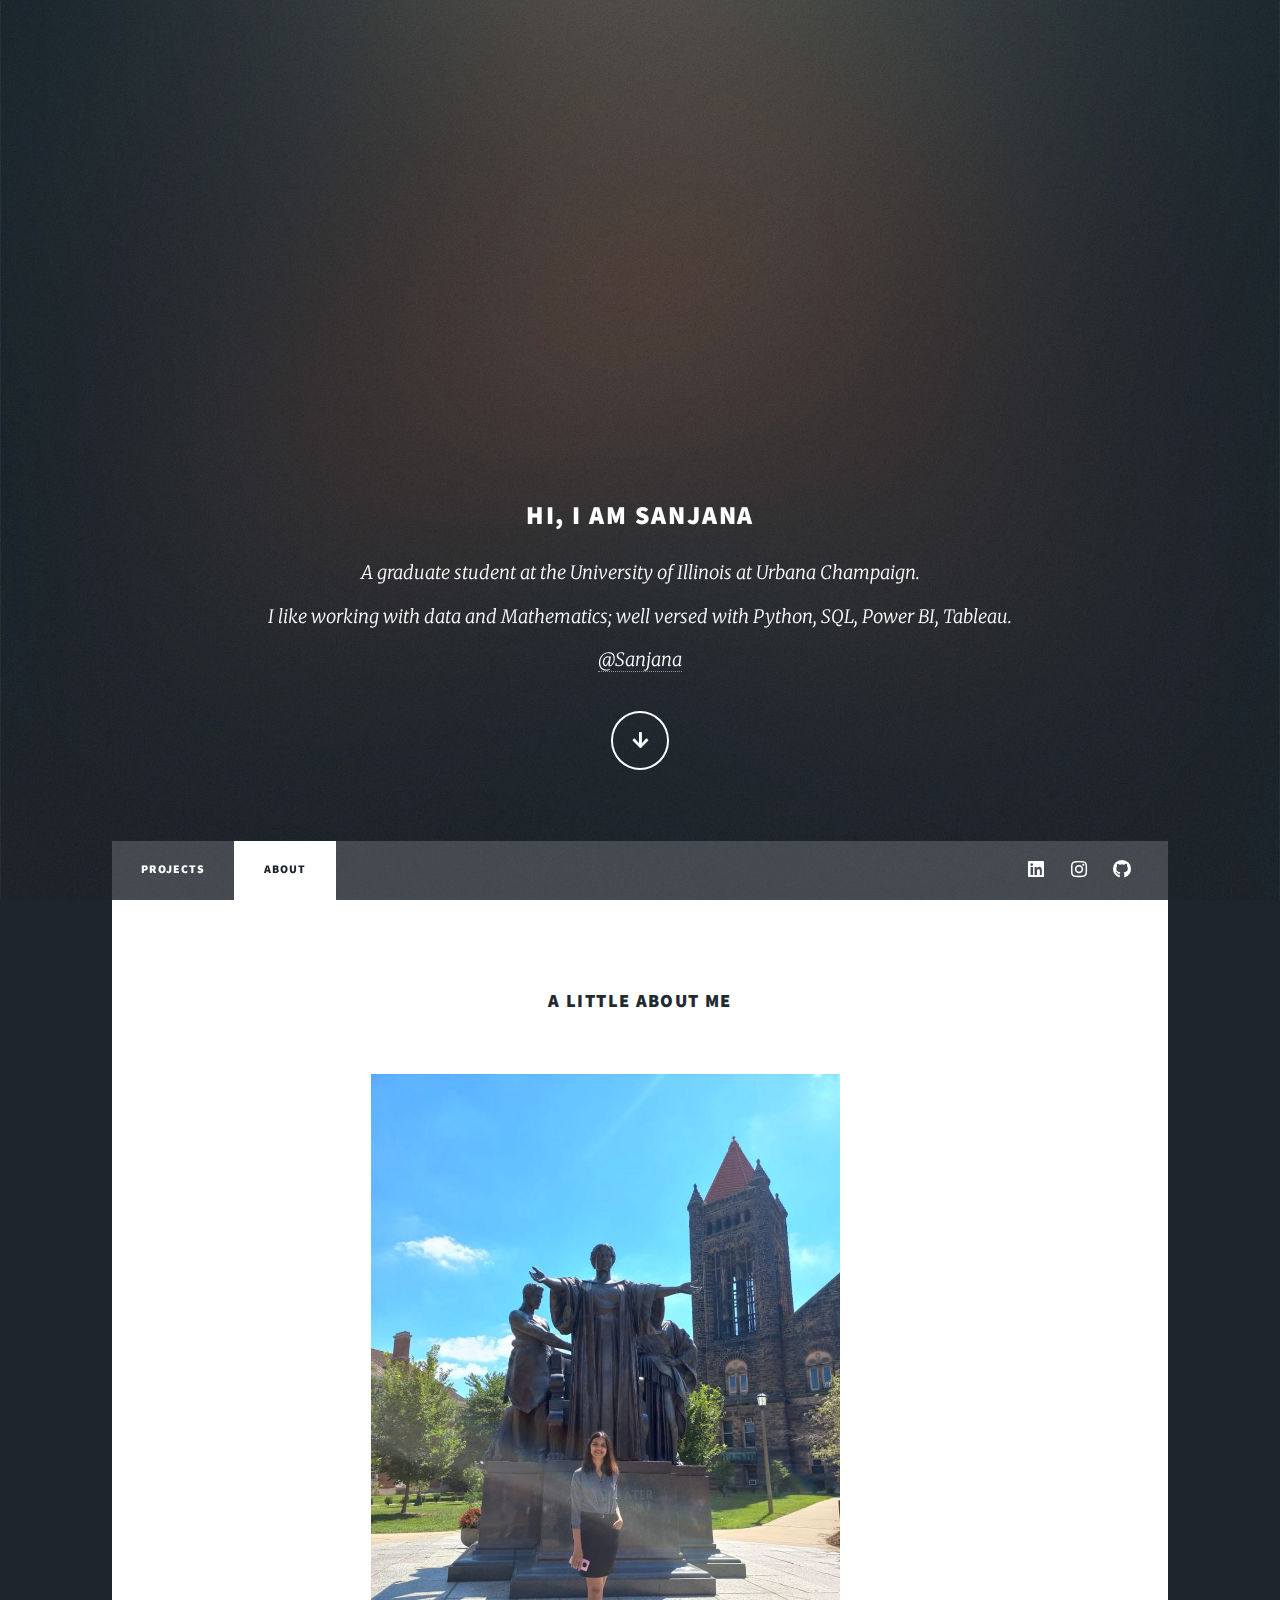
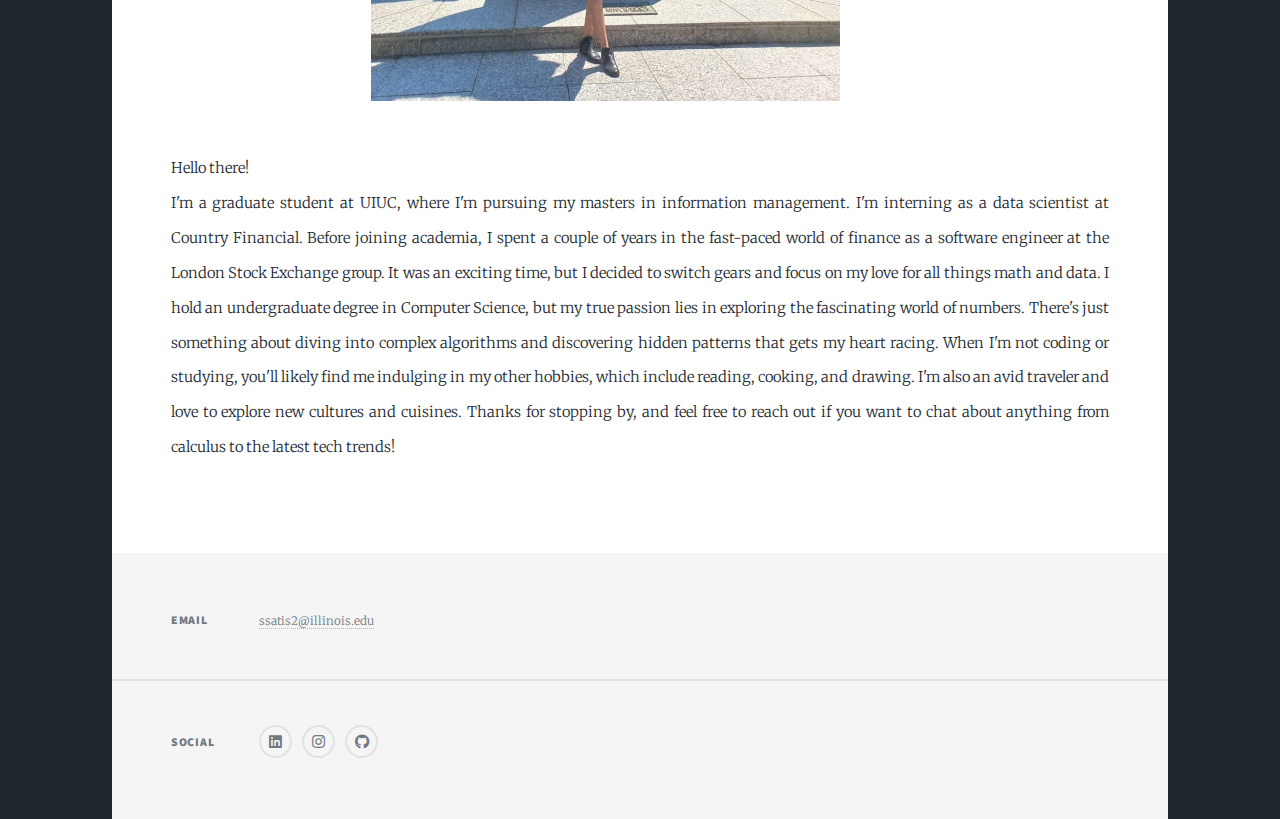
<file: generic.html>
<!DOCTYPE HTML>
<html>
	<head>
		<title>About me</title>
		<meta charset="utf-8" />
		<meta name="viewport" content="width=device-width, initial-scale=1, user-scalable=no" />
		<link rel="stylesheet" href="assets/css/main.css" />
		<noscript><link rel="stylesheet" href="assets/css/noscript.css" /></noscript>
	</head>
	<body class="is-preload">

		<!-- Wrapper -->
			<div id="wrapper">
				<div id="wrapper" class="fade-in">

					<!-- Intro -->
						<div id="intro">
							<h2>Hi, I am Sanjana</h2>
							<p>A graduate student at the University of Illinois at Urbana Champaign. <br /> I like working with data and Mathematics; well versed with Python, SQL, Power BI, Tableau.<br />
								<a href="https://www.linkedin.com/in/sanjana--pai/">@Sanjana</a><br />
							</p>
							<ul class="actions">
								<li><a href="#header" class="button icon solid solo fa-arrow-down scrolly">Continue</a></li>
							</ul>
						</div>
	

				<!-- Header
					<header id="header">
						<a href="index.html" class="logo">Massively</a>
					</header> -->

				<!-- Nav -->
					<nav id="nav">
						<ul class="links">
							<li><a href="index.html">Projects</a></li>
							<li class="active"><a href="generic.html">About</a></li>
							<!--<li><a href="elements.html">Elements Reference</a></li>-->
						</ul>
						<ul class="icons">
							<!--<li><a href="#" class="icon brands fa-twitter"><span class="label">Twitter</span></a></li>-->
							<li><a href="https://www.linkedin.com/in/sanjana--pai/" class="icon brands fa-linkedin"><span class="label">LinkedIn</span></a></li>
							<li><a href="https://www.instagram.com/sanjna_pai/" class="icon brands fa-instagram"><span class="label">Instagram</span></a></li>
							<li><a href="https://github.com/ssanjanapai" class="icon brands fa-github"><span class="label">GitHub</span></a></li>
						</ul>
					</nav>

				<!-- Main -->
					<div id="main">

						<!-- Post -->
							<section class="post">
								<header class="major">
									<h3>A little about me</h3>
								</header>
								<div class="image main"><img src="images/About.jpeg" alt="" /></div>
								<p>
									Hello there! <br/>

I'm a graduate student at UIUC, where I'm pursuing my masters in information management. I'm interning as a data scientist at Country Financial.

Before joining academia, I spent a couple of years in the fast-paced world of finance as a software engineer at the London Stock Exchange group. It was an exciting time, but I decided to switch gears and focus on my love for all things math and data.

I hold an undergraduate degree in Computer Science, but my true passion lies in exploring the fascinating world of numbers. There's just something about diving into complex algorithms and discovering hidden patterns that gets my heart racing.

When I'm not coding or studying, you'll likely find me indulging in my other hobbies, which include reading, cooking, and drawing. I'm also an avid traveler and love to explore new cultures and cuisines.

Thanks for stopping by, and feel free to reach out if you want to chat about anything from calculus to the latest tech trends!
								</p>
							</section>

					</div>

				<!-- Footer -->
					<footer id="footer">
						<section class="split contact">
							<section class="alt">
								<h3>Email</h3>
								<p><a>ssatis2@illinois.edu</a></p>
							</section>
							<section>
								<h3>Social</h3>
								<ul class="icons alt">
									<li><a href="https://www.linkedin.com/in/sanjana--pai/" class="icon brands fa-linkedin"><span class="label">LinkedIn</span></a></li>
									<li><a href="https://www.instagram.com/sanjna_pai/" class="icon brands alt fa-instagram"><span class="label">Instagram</span></a></li>
									<li><a href="https://github.com/ssanjanapai" class="icon brands alt fa-github"><span class="label">GitHub</span></a></li>
								</ul>
							</section>
						</section>
					</footer>

				<!-- Copyright 
					<div id="copyright">
						<ul><li>&copy; Untitled</li><li>Design: <a href="https://html5up.net">HTML5 UP</a></li></ul>
					</div> -->

			</div>

		<!-- Scripts -->
			<script src="assets/js/jquery.min.js"></script>
			<script src="assets/js/jquery.scrollex.min.js"></script>
			<script src="assets/js/jquery.scrolly.min.js"></script>
			<script src="assets/js/browser.min.js"></script>
			<script src="assets/js/breakpoints.min.js"></script>
			<script src="assets/js/util.js"></script>
			<script src="assets/js/main.js"></script>

	</body>
</html>
</file>
<file: assets/css/main.css>
@import url(fontawesome-all.min.css);
@import url("https://fonts.googleapis.com/css?family=Merriweather:300,700,300italic,700italic|Source+Sans+Pro:900");

/*
	Massively by HTML5 UP
	html5up.net | @ajlkn
	Free for personal and commercial use under the CCA 3.0 license (html5up.net/license)
*/

html, body, div, span, applet, object,
iframe, h1, h2, h3, h4, h5, h6, p, blockquote,
pre, a, abbr, acronym, address, big, cite,
code, del, dfn, em, img, ins, kbd, q, s, samp,
small, strike, strong, sub, sup, tt, var, b,
u, i, center, dl, dt, dd, ol, ul, li, fieldset,
form, label, legend, table, caption, tbody,
tfoot, thead, tr, th, td, article, aside,
canvas, details, embed, figure, figcaption,
footer, header, hgroup, menu, nav, output, ruby,
section, summary, time, mark, audio, video {
	margin: 0;
	padding: 0;
	border: 0;
	font-size: 100%;
	font: inherit;
	vertical-align: baseline;}

article, aside, details, figcaption, figure,
footer, header, hgroup, menu, nav, section {
	display: block;}

body {
	line-height: 1;
}

ol, ul {
	list-style: none;
}

blockquote, q {
	quotes: none;
}

	blockquote:before, blockquote:after, q:before, q:after {
		content: '';
		content: none;
	}

table {
	border-collapse: collapse;
	border-spacing: 0;
}

body {
	-webkit-text-size-adjust: none;
}

mark {
	background-color: transparent;
	color: inherit;
}

input::-moz-focus-inner {
	border: 0;
	padding: 0;
}

input, select, textarea {
	-moz-appearance: none;
	-webkit-appearance: none;
	-ms-appearance: none;
	appearance: none;
}

/* Basic */

	@-ms-viewport {
		width: device-width;
	}

	body {
		-ms-overflow-style: scrollbar;
	}

	@media screen and (max-width: 480px) {

		html, body {
			min-width: 320px;
		}

	}

	html {
		box-sizing: border-box;
	}

	*, *:before, *:after {
		box-sizing: inherit;
	}

	body {
		background-color: #1e252d;
	}

		body.is-preload *, body.is-preload *:before, body.is-preload *:after {
			-moz-animation: none !important;
			-webkit-animation: none !important;
			-ms-animation: none !important;
			animation: none !important;
			-moz-transition: none !important;
			-webkit-transition: none !important;
			-ms-transition: none !important;
			transition: none !important;
		}

/* Type */

	html {
		font-size: 16pt;
	}

		@media screen and (max-width: 1680px) {

			html {
				font-size: 12pt;
			}

		}

		@media screen and (max-width: 1280px) {

			html {
				font-size: 11pt;
			}

		}

		@media screen and (max-width: 360px) {

			html {
				font-size: 10pt;
			}

		}

	body {
		color: #212931;
	}

	body, input, select, textarea {
		font-family: "Merriweather", Georgia, serif;
		font-weight: 300;
		font-size: 1rem;
		line-height: 2.375;
	}

	a {
		-moz-transition: color 0.2s ease-in-out, background-color 0.2s ease-in-out, border-color 0.2s ease-in-out, box-shadow 0.2s ease-in-out;
		-webkit-transition: color 0.2s ease-in-out, background-color 0.2s ease-in-out, border-color 0.2s ease-in-out, box-shadow 0.2s ease-in-out;
		-ms-transition: color 0.2s ease-in-out, background-color 0.2s ease-in-out, border-color 0.2s ease-in-out, box-shadow 0.2s ease-in-out;
		transition: color 0.2s ease-in-out, background-color 0.2s ease-in-out, border-color 0.2s ease-in-out, box-shadow 0.2s ease-in-out;
		border-bottom: dotted 1px;
		text-decoration: none;
	}

		a:hover {
			border-bottom-color: transparent;
		}

	strong, b {
		font-weight: 600;
	}

	em, i {
		font-style: italic;
	}

	p {
		text-align: justify;
		margin: 0 0 2rem 0;
	}

	h1, h2, h3, h4, h5, h6 {
		font-family: "Source Sans Pro", Helvetica, sans-serif;
		font-weight: 900;
		line-height: 1.5;
		letter-spacing: 0.075em;
		text-transform: uppercase;
		margin: 0 0 1rem 0;
	}

		h1 a, h2 a, h3 a, h4 a, h5 a, h6 a {
			border-bottom: 0;
			color: inherit;
			text-decoration: none;
		}

	h1 {
		font-size: 4rem;
		line-height: 1.1;
		margin: 0 0 2rem 0;
	}

	h2 {
		font-size: 1.75rem;
		line-height: 1.3;
		margin: 0 0 1.5rem 0;
	}

	h3 {
		font-size: 1.25rem;
		margin: 0 0 1.5rem 0;
	}

	h4 {
		font-size: 1rem;
	}

	h5 {
		font-size: 0.9rem;
	}

	h6 {
		font-size: 0.8rem;
	}

	sub {
		font-size: 0.8rem;
		position: relative;
		top: 0.5rem;
	}

	sup {
		font-size: 0.8rem;
		position: relative;
		top: -0.5rem;
	}

	blockquote {
		border-left: solid 4px;
		font-style: italic;
		margin: 0 0 2rem 0;
		padding: 0.5rem 0 0.5rem 2rem;
	}

	code {
		border: solid 2px;
		font-family: "Courier New", monospace;
		font-size: 0.9rem;
		margin: 0 0.25rem;
		padding: 0.25rem 0.65rem;
	}

	pre {
		-webkit-overflow-scrolling: touch;
		font-family: "Courier New", monospace;
		font-size: 0.9rem;
		margin: 0 0 2rem 0;
	}

		pre code {
			display: block;
			line-height: 1.75;
			padding: 1rem 1.5rem;
			overflow-x: auto;
		}

	hr {
		border: 0;
		border-bottom: solid 2px;
		margin: 3rem 0;
	}

		hr.major {
			margin: 5rem 0;
		}

	.align-left {
		text-align: left;
	}

	.align-center {
		text-align: center;
	}

	.align-right {
		text-align: right;
	}

	input, select, textarea {
		color: #212931;
	}

	a {
		color: #212931;
		border-bottom-color: rgba(33, 41, 49, 0.5);
	}

		a:hover {
			border-bottom-color: transparent;
			color: #18bfef !important;
		}

	strong, b {
		color: #212931;
	}

	h1, h2, h3, h4, h5, h6 {
		color: #212931;
	}

	blockquote {
		border-left-color: #eeeeee;
	}

	code {
		background: rgba(220, 220, 220, 0.25);
		border-color: #eeeeee;
	}

	hr {
		border-bottom-color: #eeeeee;
	}

/* Row */

	.row {
		display: flex;
		flex-wrap: wrap;
		box-sizing: border-box;
		align-items: stretch;
	}

		.row > * {
			box-sizing: border-box;
		}

		.row.gtr-uniform > * > :last-child {
			margin-bottom: 0;
		}

		.row.aln-left {
			justify-content: flex-start;
		}

		.row.aln-center {
			justify-content: center;
		}

		.row.aln-right {
			justify-content: flex-end;
		}

		.row.aln-top {
			align-items: flex-start;
		}

		.row.aln-middle {
			align-items: center;
		}

		.row.aln-bottom {
			align-items: flex-end;
		}

		.row > .imp {
			order: -1;
		}

		.row > .col-1 {
			width: 8.33333%;
		}

		.row > .off-1 {
			margin-left: 8.33333%;
		}

		.row > .col-2 {
			width: 16.66667%;
		}

		.row > .off-2 {
			margin-left: 16.66667%;
		}

		.row > .col-3 {
			width: 25%;
		}

		.row > .off-3 {
			margin-left: 25%;
		}

		.row > .col-4 {
			width: 33.33333%;
		}

		.row > .off-4 {
			margin-left: 33.33333%;
		}

		.row > .col-5 {
			width: 41.66667%;
		}

		.row > .off-5 {
			margin-left: 41.66667%;
		}

		.row > .col-6 {
			width: 50%;
		}

		.row > .off-6 {
			margin-left: 50%;
		}

		.row > .col-7 {
			width: 58.33333%;
		}

		.row > .off-7 {
			margin-left: 58.33333%;
		}

		.row > .col-8 {
			width: 66.66667%;
		}

		.row > .off-8 {
			margin-left: 66.66667%;
		}

		.row > .col-9 {
			width: 75%;
		}

		.row > .off-9 {
			margin-left: 75%;
		}

		.row > .col-10 {
			width: 83.33333%;
		}

		.row > .off-10 {
			margin-left: 83.33333%;
		}

		.row > .col-11 {
			width: 91.66667%;
		}

		.row > .off-11 {
			margin-left: 91.66667%;
		}

		.row > .col-12 {
			width: 100%;
		}

		.row > .off-12 {
			margin-left: 100%;
		}

		.row.gtr-0 {
			margin-top: 0;
			margin-left: 0rem;
		}

			.row.gtr-0 > * {
				padding: 0 0 0 0rem;
			}

			.row.gtr-0.gtr-uniform {
				margin-top: 0rem;
			}

				.row.gtr-0.gtr-uniform > * {
					padding-top: 0rem;
				}

		.row.gtr-25 {
			margin-top: 0;
			margin-left: -0.375rem;
		}

			.row.gtr-25 > * {
				padding: 0 0 0 0.375rem;
			}

			.row.gtr-25.gtr-uniform {
				margin-top: -0.375rem;
			}

				.row.gtr-25.gtr-uniform > * {
					padding-top: 0.375rem;
				}

		.row.gtr-50 {
			margin-top: 0;
			margin-left: -0.75rem;
		}

			.row.gtr-50 > * {
				padding: 0 0 0 0.75rem;
			}

			.row.gtr-50.gtr-uniform {
				margin-top: -0.75rem;
			}

				.row.gtr-50.gtr-uniform > * {
					padding-top: 0.75rem;
				}

		.row {
			margin-top: 0;
			margin-left: -1.5rem;
		}

			.row > * {
				padding: 0 0 0 1.5rem;
			}

			.row.gtr-uniform {
				margin-top: -1.5rem;
			}

				.row.gtr-uniform > * {
					padding-top: 1.5rem;
				}

		.row.gtr-150 {
			margin-top: 0;
			margin-left: -2.25rem;
		}

			.row.gtr-150 > * {
				padding: 0 0 0 2.25rem;
			}

			.row.gtr-150.gtr-uniform {
				margin-top: -2.25rem;
			}

				.row.gtr-150.gtr-uniform > * {
					padding-top: 2.25rem;
				}

		.row.gtr-200 {
			margin-top: 0;
			margin-left: -3rem;
		}

			.row.gtr-200 > * {
				padding: 0 0 0 3rem;
			}

			.row.gtr-200.gtr-uniform {
				margin-top: -3rem;
			}

				.row.gtr-200.gtr-uniform > * {
					padding-top: 3rem;
				}

		@media screen and (max-width: 1680px) {

			.row {
				display: flex;
				flex-wrap: wrap;
				box-sizing: border-box;
				align-items: stretch;
			}

				.row > * {
					box-sizing: border-box;
				}

				.row.gtr-uniform > * > :last-child {
					margin-bottom: 0;
				}

				.row.aln-left {
					justify-content: flex-start;
				}

				.row.aln-center {
					justify-content: center;
				}

				.row.aln-right {
					justify-content: flex-end;
				}

				.row.aln-top {
					align-items: flex-start;
				}

				.row.aln-middle {
					align-items: center;
				}

				.row.aln-bottom {
					align-items: flex-end;
				}

				.row > .imp-xlarge {
					order: -1;
				}

				.row > .col-1-xlarge {
					width: 8.33333%;
				}

				.row > .off-1-xlarge {
					margin-left: 8.33333%;
				}

				.row > .col-2-xlarge {
					width: 16.66667%;
				}

				.row > .off-2-xlarge {
					margin-left: 16.66667%;
				}

				.row > .col-3-xlarge {
					width: 25%;
				}

				.row > .off-3-xlarge {
					margin-left: 25%;
				}

				.row > .col-4-xlarge {
					width: 33.33333%;
				}

				.row > .off-4-xlarge {
					margin-left: 33.33333%;
				}

				.row > .col-5-xlarge {
					width: 41.66667%;
				}

				.row > .off-5-xlarge {
					margin-left: 41.66667%;
				}

				.row > .col-6-xlarge {
					width: 50%;
				}

				.row > .off-6-xlarge {
					margin-left: 50%;
				}

				.row > .col-7-xlarge {
					width: 58.33333%;
				}

				.row > .off-7-xlarge {
					margin-left: 58.33333%;
				}

				.row > .col-8-xlarge {
					width: 66.66667%;
				}

				.row > .off-8-xlarge {
					margin-left: 66.66667%;
				}

				.row > .col-9-xlarge {
					width: 75%;
				}

				.row > .off-9-xlarge {
					margin-left: 75%;
				}

				.row > .col-10-xlarge {
					width: 83.33333%;
				}

				.row > .off-10-xlarge {
					margin-left: 83.33333%;
				}

				.row > .col-11-xlarge {
					width: 91.66667%;
				}

				.row > .off-11-xlarge {
					margin-left: 91.66667%;
				}

				.row > .col-12-xlarge {
					width: 100%;
				}

				.row > .off-12-xlarge {
					margin-left: 100%;
				}

				.row.gtr-0 {
					margin-top: 0;
					margin-left: 0rem;
				}

					.row.gtr-0 > * {
						padding: 0 0 0 0rem;
					}

					.row.gtr-0.gtr-uniform {
						margin-top: 0rem;
					}

						.row.gtr-0.gtr-uniform > * {
							padding-top: 0rem;
						}

				.row.gtr-25 {
					margin-top: 0;
					margin-left: -0.375rem;
				}

					.row.gtr-25 > * {
						padding: 0 0 0 0.375rem;
					}

					.row.gtr-25.gtr-uniform {
						margin-top: -0.375rem;
					}

						.row.gtr-25.gtr-uniform > * {
							padding-top: 0.375rem;
						}

				.row.gtr-50 {
					margin-top: 0;
					margin-left: -0.75rem;
				}

					.row.gtr-50 > * {
						padding: 0 0 0 0.75rem;
					}

					.row.gtr-50.gtr-uniform {
						margin-top: -0.75rem;
					}

						.row.gtr-50.gtr-uniform > * {
							padding-top: 0.75rem;
						}

				.row {
					margin-top: 0;
					margin-left: -1.5rem;
				}

					.row > * {
						padding: 0 0 0 1.5rem;
					}

					.row.gtr-uniform {
						margin-top: -1.5rem;
					}

						.row.gtr-uniform > * {
							padding-top: 1.5rem;
						}

				.row.gtr-150 {
					margin-top: 0;
					margin-left: -2.25rem;
				}

					.row.gtr-150 > * {
						padding: 0 0 0 2.25rem;
					}

					.row.gtr-150.gtr-uniform {
						margin-top: -2.25rem;
					}

						.row.gtr-150.gtr-uniform > * {
							padding-top: 2.25rem;
						}

				.row.gtr-200 {
					margin-top: 0;
					margin-left: -3rem;
				}

					.row.gtr-200 > * {
						padding: 0 0 0 3rem;
					}

					.row.gtr-200.gtr-uniform {
						margin-top: -3rem;
					}

						.row.gtr-200.gtr-uniform > * {
							padding-top: 3rem;
						}

		}

		@media screen and (max-width: 1280px) {

			.row {
				display: flex;
				flex-wrap: wrap;
				box-sizing: border-box;
				align-items: stretch;
			}

				.row > * {
					box-sizing: border-box;
				}

				.row.gtr-uniform > * > :last-child {
					margin-bottom: 0;
				}

				.row.aln-left {
					justify-content: flex-start;
				}

				.row.aln-center {
					justify-content: center;
				}

				.row.aln-right {
					justify-content: flex-end;
				}

				.row.aln-top {
					align-items: flex-start;
				}

				.row.aln-middle {
					align-items: center;
				}

				.row.aln-bottom {
					align-items: flex-end;
				}

				.row > .imp-large {
					order: -1;
				}

				.row > .col-1-large {
					width: 8.33333%;
				}

				.row > .off-1-large {
					margin-left: 8.33333%;
				}

				.row > .col-2-large {
					width: 16.66667%;
				}

				.row > .off-2-large {
					margin-left: 16.66667%;
				}

				.row > .col-3-large {
					width: 25%;
				}

				.row > .off-3-large {
					margin-left: 25%;
				}

				.row > .col-4-large {
					width: 33.33333%;
				}

				.row > .off-4-large {
					margin-left: 33.33333%;
				}

				.row > .col-5-large {
					width: 41.66667%;
				}

				.row > .off-5-large {
					margin-left: 41.66667%;
				}

				.row > .col-6-large {
					width: 50%;
				}

				.row > .off-6-large {
					margin-left: 50%;
				}

				.row > .col-7-large {
					width: 58.33333%;
				}

				.row > .off-7-large {
					margin-left: 58.33333%;
				}

				.row > .col-8-large {
					width: 66.66667%;
				}

				.row > .off-8-large {
					margin-left: 66.66667%;
				}

				.row > .col-9-large {
					width: 75%;
				}

				.row > .off-9-large {
					margin-left: 75%;
				}

				.row > .col-10-large {
					width: 83.33333%;
				}

				.row > .off-10-large {
					margin-left: 83.33333%;
				}

				.row > .col-11-large {
					width: 91.66667%;
				}

				.row > .off-11-large {
					margin-left: 91.66667%;
				}

				.row > .col-12-large {
					width: 100%;
				}

				.row > .off-12-large {
					margin-left: 100%;
				}

				.row.gtr-0 {
					margin-top: 0;
					margin-left: 0rem;
				}

					.row.gtr-0 > * {
						padding: 0 0 0 0rem;
					}

					.row.gtr-0.gtr-uniform {
						margin-top: 0rem;
					}

						.row.gtr-0.gtr-uniform > * {
							padding-top: 0rem;
						}

				.row.gtr-25 {
					margin-top: 0;
					margin-left: -0.375rem;
				}

					.row.gtr-25 > * {
						padding: 0 0 0 0.375rem;
					}

					.row.gtr-25.gtr-uniform {
						margin-top: -0.375rem;
					}

						.row.gtr-25.gtr-uniform > * {
							padding-top: 0.375rem;
						}

				.row.gtr-50 {
					margin-top: 0;
					margin-left: -0.75rem;
				}

					.row.gtr-50 > * {
						padding: 0 0 0 0.75rem;
					}

					.row.gtr-50.gtr-uniform {
						margin-top: -0.75rem;
					}

						.row.gtr-50.gtr-uniform > * {
							padding-top: 0.75rem;
						}

				.row {
					margin-top: 0;
					margin-left: -1.5rem;
				}

					.row > * {
						padding: 0 0 0 1.5rem;
					}

					.row.gtr-uniform {
						margin-top: -1.5rem;
					}

						.row.gtr-uniform > * {
							padding-top: 1.5rem;
						}

				.row.gtr-150 {
					margin-top: 0;
					margin-left: -2.25rem;
				}

					.row.gtr-150 > * {
						padding: 0 0 0 2.25rem;
					}

					.row.gtr-150.gtr-uniform {
						margin-top: -2.25rem;
					}

						.row.gtr-150.gtr-uniform > * {
							padding-top: 2.25rem;
						}

				.row.gtr-200 {
					margin-top: 0;
					margin-left: -3rem;
				}

					.row.gtr-200 > * {
						padding: 0 0 0 3rem;
					}

					.row.gtr-200.gtr-uniform {
						margin-top: -3rem;
					}

						.row.gtr-200.gtr-uniform > * {
							padding-top: 3rem;
						}

		}

		@media screen and (max-width: 980px) {

			.row {
				display: flex;
				flex-wrap: wrap;
				box-sizing: border-box;
				align-items: stretch;
			}

				.row > * {
					box-sizing: border-box;
				}

				.row.gtr-uniform > * > :last-child {
					margin-bottom: 0;
				}

				.row.aln-left {
					justify-content: flex-start;
				}

				.row.aln-center {
					justify-content: center;
				}

				.row.aln-right {
					justify-content: flex-end;
				}

				.row.aln-top {
					align-items: flex-start;
				}

				.row.aln-middle {
					align-items: center;
				}

				.row.aln-bottom {
					align-items: flex-end;
				}

				.row > .imp-medium {
					order: -1;
				}

				.row > .col-1-medium {
					width: 8.33333%;
				}

				.row > .off-1-medium {
					margin-left: 8.33333%;
				}

				.row > .col-2-medium {
					width: 16.66667%;
				}

				.row > .off-2-medium {
					margin-left: 16.66667%;
				}

				.row > .col-3-medium {
					width: 25%;
				}

				.row > .off-3-medium {
					margin-left: 25%;
				}

				.row > .col-4-medium {
					width: 33.33333%;
				}

				.row > .off-4-medium {
					margin-left: 33.33333%;
				}

				.row > .col-5-medium {
					width: 41.66667%;
				}

				.row > .off-5-medium {
					margin-left: 41.66667%;
				}

				.row > .col-6-medium {
					width: 50%;
				}

				.row > .off-6-medium {
					margin-left: 50%;
				}

				.row > .col-7-medium {
					width: 58.33333%;
				}

				.row > .off-7-medium {
					margin-left: 58.33333%;
				}

				.row > .col-8-medium {
					width: 66.66667%;
				}

				.row > .off-8-medium {
					margin-left: 66.66667%;
				}

				.row > .col-9-medium {
					width: 75%;
				}

				.row > .off-9-medium {
					margin-left: 75%;
				}

				.row > .col-10-medium {
					width: 83.33333%;
				}

				.row > .off-10-medium {
					margin-left: 83.33333%;
				}

				.row > .col-11-medium {
					width: 91.66667%;
				}

				.row > .off-11-medium {
					margin-left: 91.66667%;
				}

				.row > .col-12-medium {
					width: 100%;
				}

				.row > .off-12-medium {
					margin-left: 100%;
				}

				.row.gtr-0 {
					margin-top: 0;
					margin-left: 0rem;
				}

					.row.gtr-0 > * {
						padding: 0 0 0 0rem;
					}

					.row.gtr-0.gtr-uniform {
						margin-top: 0rem;
					}

						.row.gtr-0.gtr-uniform > * {
							padding-top: 0rem;
						}

				.row.gtr-25 {
					margin-top: 0;
					margin-left: -0.375rem;
				}

					.row.gtr-25 > * {
						padding: 0 0 0 0.375rem;
					}

					.row.gtr-25.gtr-uniform {
						margin-top: -0.375rem;
					}

						.row.gtr-25.gtr-uniform > * {
							padding-top: 0.375rem;
						}

				.row.gtr-50 {
					margin-top: 0;
					margin-left: -0.75rem;
				}

					.row.gtr-50 > * {
						padding: 0 0 0 0.75rem;
					}

					.row.gtr-50.gtr-uniform {
						margin-top: -0.75rem;
					}

						.row.gtr-50.gtr-uniform > * {
							padding-top: 0.75rem;
						}

				.row {
					margin-top: 0;
					margin-left: -1.5rem;
				}

					.row > * {
						padding: 0 0 0 1.5rem;
					}

					.row.gtr-uniform {
						margin-top: -1.5rem;
					}

						.row.gtr-uniform > * {
							padding-top: 1.5rem;
						}

				.row.gtr-150 {
					margin-top: 0;
					margin-left: -2.25rem;
				}

					.row.gtr-150 > * {
						padding: 0 0 0 2.25rem;
					}

					.row.gtr-150.gtr-uniform {
						margin-top: -2.25rem;
					}

						.row.gtr-150.gtr-uniform > * {
							padding-top: 2.25rem;
						}

				.row.gtr-200 {
					margin-top: 0;
					margin-left: -3rem;
				}

					.row.gtr-200 > * {
						padding: 0 0 0 3rem;
					}

					.row.gtr-200.gtr-uniform {
						margin-top: -3rem;
					}

						.row.gtr-200.gtr-uniform > * {
							padding-top: 3rem;
						}

		}

		@media screen and (max-width: 736px) {

			.row {
				display: flex;
				flex-wrap: wrap;
				box-sizing: border-box;
				align-items: stretch;
			}

				.row > * {
					box-sizing: border-box;
				}

				.row.gtr-uniform > * > :last-child {
					margin-bottom: 0;
				}

				.row.aln-left {
					justify-content: flex-start;
				}

				.row.aln-center {
					justify-content: center;
				}

				.row.aln-right {
					justify-content: flex-end;
				}

				.row.aln-top {
					align-items: flex-start;
				}

				.row.aln-middle {
					align-items: center;
				}

				.row.aln-bottom {
					align-items: flex-end;
				}

				.row > .imp-small {
					order: -1;
				}

				.row > .col-1-small {
					width: 8.33333%;
				}

				.row > .off-1-small {
					margin-left: 8.33333%;
				}

				.row > .col-2-small {
					width: 16.66667%;
				}

				.row > .off-2-small {
					margin-left: 16.66667%;
				}

				.row > .col-3-small {
					width: 25%;
				}

				.row > .off-3-small {
					margin-left: 25%;
				}

				.row > .col-4-small {
					width: 33.33333%;
				}

				.row > .off-4-small {
					margin-left: 33.33333%;
				}

				.row > .col-5-small {
					width: 41.66667%;
				}

				.row > .off-5-small {
					margin-left: 41.66667%;
				}

				.row > .col-6-small {
					width: 50%;
				}

				.row > .off-6-small {
					margin-left: 50%;
				}

				.row > .col-7-small {
					width: 58.33333%;
				}

				.row > .off-7-small {
					margin-left: 58.33333%;
				}

				.row > .col-8-small {
					width: 66.66667%;
				}

				.row > .off-8-small {
					margin-left: 66.66667%;
				}

				.row > .col-9-small {
					width: 75%;
				}

				.row > .off-9-small {
					margin-left: 75%;
				}

				.row > .col-10-small {
					width: 83.33333%;
				}

				.row > .off-10-small {
					margin-left: 83.33333%;
				}

				.row > .col-11-small {
					width: 91.66667%;
				}

				.row > .off-11-small {
					margin-left: 91.66667%;
				}

				.row > .col-12-small {
					width: 100%;
				}

				.row > .off-12-small {
					margin-left: 100%;
				}

				.row.gtr-0 {
					margin-top: 0;
					margin-left: 0rem;
				}

					.row.gtr-0 > * {
						padding: 0 0 0 0rem;
					}

					.row.gtr-0.gtr-uniform {
						margin-top: 0rem;
					}

						.row.gtr-0.gtr-uniform > * {
							padding-top: 0rem;
						}

				.row.gtr-25 {
					margin-top: 0;
					margin-left: -0.375rem;
				}

					.row.gtr-25 > * {
						padding: 0 0 0 0.375rem;
					}

					.row.gtr-25.gtr-uniform {
						margin-top: -0.375rem;
					}

						.row.gtr-25.gtr-uniform > * {
							padding-top: 0.375rem;
						}

				.row.gtr-50 {
					margin-top: 0;
					margin-left: -0.75rem;
				}

					.row.gtr-50 > * {
						padding: 0 0 0 0.75rem;
					}

					.row.gtr-50.gtr-uniform {
						margin-top: -0.75rem;
					}

						.row.gtr-50.gtr-uniform > * {
							padding-top: 0.75rem;
						}

				.row {
					margin-top: 0;
					margin-left: -1.5rem;
				}

					.row > * {
						padding: 0 0 0 1.5rem;
					}

					.row.gtr-uniform {
						margin-top: -1.5rem;
					}

						.row.gtr-uniform > * {
							padding-top: 1.5rem;
						}

				.row.gtr-150 {
					margin-top: 0;
					margin-left: -2.25rem;
				}

					.row.gtr-150 > * {
						padding: 0 0 0 2.25rem;
					}

					.row.gtr-150.gtr-uniform {
						margin-top: -2.25rem;
					}

						.row.gtr-150.gtr-uniform > * {
							padding-top: 2.25rem;
						}

				.row.gtr-200 {
					margin-top: 0;
					margin-left: -3rem;
				}

					.row.gtr-200 > * {
						padding: 0 0 0 3rem;
					}

					.row.gtr-200.gtr-uniform {
						margin-top: -3rem;
					}

						.row.gtr-200.gtr-uniform > * {
							padding-top: 3rem;
						}

		}

		@media screen and (max-width: 480px) {

			.row {
				display: flex;
				flex-wrap: wrap;
				box-sizing: border-box;
				align-items: stretch;
			}

				.row > * {
					box-sizing: border-box;
				}

				.row.gtr-uniform > * > :last-child {
					margin-bottom: 0;
				}

				.row.aln-left {
					justify-content: flex-start;
				}

				.row.aln-center {
					justify-content: center;
				}

				.row.aln-right {
					justify-content: flex-end;
				}

				.row.aln-top {
					align-items: flex-start;
				}

				.row.aln-middle {
					align-items: center;
				}

				.row.aln-bottom {
					align-items: flex-end;
				}

				.row > .imp-xsmall {
					order: -1;
				}

				.row > .col-1-xsmall {
					width: 8.33333%;
				}

				.row > .off-1-xsmall {
					margin-left: 8.33333%;
				}

				.row > .col-2-xsmall {
					width: 16.66667%;
				}

				.row > .off-2-xsmall {
					margin-left: 16.66667%;
				}

				.row > .col-3-xsmall {
					width: 25%;
				}

				.row > .off-3-xsmall {
					margin-left: 25%;
				}

				.row > .col-4-xsmall {
					width: 33.33333%;
				}

				.row > .off-4-xsmall {
					margin-left: 33.33333%;
				}

				.row > .col-5-xsmall {
					width: 41.66667%;
				}

				.row > .off-5-xsmall {
					margin-left: 41.66667%;
				}

				.row > .col-6-xsmall {
					width: 50%;
				}

				.row > .off-6-xsmall {
					margin-left: 50%;
				}

				.row > .col-7-xsmall {
					width: 58.33333%;
				}

				.row > .off-7-xsmall {
					margin-left: 58.33333%;
				}

				.row > .col-8-xsmall {
					width: 66.66667%;
				}

				.row > .off-8-xsmall {
					margin-left: 66.66667%;
				}

				.row > .col-9-xsmall {
					width: 75%;
				}

				.row > .off-9-xsmall {
					margin-left: 75%;
				}

				.row > .col-10-xsmall {
					width: 83.33333%;
				}

				.row > .off-10-xsmall {
					margin-left: 83.33333%;
				}

				.row > .col-11-xsmall {
					width: 91.66667%;
				}

				.row > .off-11-xsmall {
					margin-left: 91.66667%;
				}

				.row > .col-12-xsmall {
					width: 100%;
				}

				.row > .off-12-xsmall {
					margin-left: 100%;
				}

				.row.gtr-0 {
					margin-top: 0;
					margin-left: 0rem;
				}

					.row.gtr-0 > * {
						padding: 0 0 0 0rem;
					}

					.row.gtr-0.gtr-uniform {
						margin-top: 0rem;
					}

						.row.gtr-0.gtr-uniform > * {
							padding-top: 0rem;
						}

				.row.gtr-25 {
					margin-top: 0;
					margin-left: -0.375rem;
				}

					.row.gtr-25 > * {
						padding: 0 0 0 0.375rem;
					}

					.row.gtr-25.gtr-uniform {
						margin-top: -0.375rem;
					}

						.row.gtr-25.gtr-uniform > * {
							padding-top: 0.375rem;
						}

				.row.gtr-50 {
					margin-top: 0;
					margin-left: -0.75rem;
				}

					.row.gtr-50 > * {
						padding: 0 0 0 0.75rem;
					}

					.row.gtr-50.gtr-uniform {
						margin-top: -0.75rem;
					}

						.row.gtr-50.gtr-uniform > * {
							padding-top: 0.75rem;
						}

				.row {
					margin-top: 0;
					margin-left: -1.5rem;
				}

					.row > * {
						padding: 0 0 0 1.5rem;
					}

					.row.gtr-uniform {
						margin-top: -1.5rem;
					}

						.row.gtr-uniform > * {
							padding-top: 1.5rem;
						}

				.row.gtr-150 {
					margin-top: 0;
					margin-left: -2.25rem;
				}

					.row.gtr-150 > * {
						padding: 0 0 0 2.25rem;
					}

					.row.gtr-150.gtr-uniform {
						margin-top: -2.25rem;
					}

						.row.gtr-150.gtr-uniform > * {
							padding-top: 2.25rem;
						}

				.row.gtr-200 {
					margin-top: 0;
					margin-left: -3rem;
				}

					.row.gtr-200 > * {
						padding: 0 0 0 3rem;
					}

					.row.gtr-200.gtr-uniform {
						margin-top: -3rem;
					}

						.row.gtr-200.gtr-uniform > * {
							padding-top: 3rem;
						}

		}

		@media screen and (max-width: 360px) {

			.row {
				display: flex;
				flex-wrap: wrap;
				box-sizing: border-box;
				align-items: stretch;
			}

				.row > * {
					box-sizing: border-box;
				}

				.row.gtr-uniform > * > :last-child {
					margin-bottom: 0;
				}

				.row.aln-left {
					justify-content: flex-start;
				}

				.row.aln-center {
					justify-content: center;
				}

				.row.aln-right {
					justify-content: flex-end;
				}

				.row.aln-top {
					align-items: flex-start;
				}

				.row.aln-middle {
					align-items: center;
				}

				.row.aln-bottom {
					align-items: flex-end;
				}

				.row > .imp-xxsmall {
					order: -1;
				}

				.row > .col-1-xxsmall {
					width: 8.33333%;
				}

				.row > .off-1-xxsmall {
					margin-left: 8.33333%;
				}

				.row > .col-2-xxsmall {
					width: 16.66667%;
				}

				.row > .off-2-xxsmall {
					margin-left: 16.66667%;
				}

				.row > .col-3-xxsmall {
					width: 25%;
				}

				.row > .off-3-xxsmall {
					margin-left: 25%;
				}

				.row > .col-4-xxsmall {
					width: 33.33333%;
				}

				.row > .off-4-xxsmall {
					margin-left: 33.33333%;
				}

				.row > .col-5-xxsmall {
					width: 41.66667%;
				}

				.row > .off-5-xxsmall {
					margin-left: 41.66667%;
				}

				.row > .col-6-xxsmall {
					width: 50%;
				}

				.row > .off-6-xxsmall {
					margin-left: 50%;
				}

				.row > .col-7-xxsmall {
					width: 58.33333%;
				}

				.row > .off-7-xxsmall {
					margin-left: 58.33333%;
				}

				.row > .col-8-xxsmall {
					width: 66.66667%;
				}

				.row > .off-8-xxsmall {
					margin-left: 66.66667%;
				}

				.row > .col-9-xxsmall {
					width: 75%;
				}

				.row > .off-9-xxsmall {
					margin-left: 75%;
				}

				.row > .col-10-xxsmall {
					width: 83.33333%;
				}

				.row > .off-10-xxsmall {
					margin-left: 83.33333%;
				}

				.row > .col-11-xxsmall {
					width: 91.66667%;
				}

				.row > .off-11-xxsmall {
					margin-left: 91.66667%;
				}

				.row > .col-12-xxsmall {
					width: 100%;
				}

				.row > .off-12-xxsmall {
					margin-left: 100%;
				}

				.row.gtr-0 {
					margin-top: 0;
					margin-left: 0rem;
				}

					.row.gtr-0 > * {
						padding: 0 0 0 0rem;
					}

					.row.gtr-0.gtr-uniform {
						margin-top: 0rem;
					}

						.row.gtr-0.gtr-uniform > * {
							padding-top: 0rem;
						}

				.row.gtr-25 {
					margin-top: 0;
					margin-left: -0.375rem;
				}

					.row.gtr-25 > * {
						padding: 0 0 0 0.375rem;
					}

					.row.gtr-25.gtr-uniform {
						margin-top: -0.375rem;
					}

						.row.gtr-25.gtr-uniform > * {
							padding-top: 0.375rem;
						}

				.row.gtr-50 {
					margin-top: 0;
					margin-left: -0.75rem;
				}

					.row.gtr-50 > * {
						padding: 0 0 0 0.75rem;
					}

					.row.gtr-50.gtr-uniform {
						margin-top: -0.75rem;
					}

						.row.gtr-50.gtr-uniform > * {
							padding-top: 0.75rem;
						}

				.row {
					margin-top: 0;
					margin-left: -1.5rem;
				}

					.row > * {
						padding: 0 0 0 1.5rem;
					}

					.row.gtr-uniform {
						margin-top: -1.5rem;
					}

						.row.gtr-uniform > * {
							padding-top: 1.5rem;
						}

				.row.gtr-150 {
					margin-top: 0;
					margin-left: -2.25rem;
				}

					.row.gtr-150 > * {
						padding: 0 0 0 2.25rem;
					}

					.row.gtr-150.gtr-uniform {
						margin-top: -2.25rem;
					}

						.row.gtr-150.gtr-uniform > * {
							padding-top: 2.25rem;
						}

				.row.gtr-200 {
					margin-top: 0;
					margin-left: -3rem;
				}

					.row.gtr-200 > * {
						padding: 0 0 0 3rem;
					}

					.row.gtr-200.gtr-uniform {
						margin-top: -3rem;
					}

						.row.gtr-200.gtr-uniform > * {
							padding-top: 3rem;
						}

		}

/* Box */

	.box {
		border: solid 2px;
		margin-bottom: 2rem;
		padding: 1.5rem;
	}

		.box > :last-child,
		.box > :last-child > :last-child,
		.box > :last-child > :last-child > :last-child {
			margin-bottom: 0;
		}

		.box.alt {
			border: 0;
			border-radius: 0;
			padding: 0;
		}

	.box {
		border-color: #eeeeee;
	}

/* Button */

	input[type="submit"],
	input[type="reset"],
	input[type="button"],
	button,
	.button {
		-moz-appearance: none;
		-webkit-appearance: none;
		-ms-appearance: none;
		appearance: none;
		-moz-transition: background-color 0.2s ease-in-out, box-shadow 0.2s ease-in-out, color 0.2s ease-in-out;
		-webkit-transition: background-color 0.2s ease-in-out, box-shadow 0.2s ease-in-out, color 0.2s ease-in-out;
		-ms-transition: background-color 0.2s ease-in-out, box-shadow 0.2s ease-in-out, color 0.2s ease-in-out;
		transition: background-color 0.2s ease-in-out, box-shadow 0.2s ease-in-out, color 0.2s ease-in-out;
		border: 0;
		border-radius: 0;
		cursor: pointer;
		display: inline-block;
		font-family: "Source Sans Pro", Helvetica, sans-serif;
		font-size: 0.8rem;
		font-weight: 900;
		letter-spacing: 0.075em;
		height: 3rem;
		line-height: 3rem;
		padding: 0 2rem;
		text-align: center;
		text-decoration: none;
		text-transform: uppercase;
		white-space: nowrap;
	}

		input[type="submit"].icon:before,
		input[type="reset"].icon:before,
		input[type="button"].icon:before,
		button.icon:before,
		.button.icon:before {
			margin-right: 0.5rem;
		}

		input[type="submit"].icon.solo,
		input[type="reset"].icon.solo,
		input[type="button"].icon.solo,
		button.icon.solo,
		.button.icon.solo {
			position: relative;
			width: 4rem;
			height: 4rem;
			line-height: 4rem;
			border-radius: 4rem;
			text-indent: 4rem;
			overflow: hidden;
			padding: 0;
			white-space: nowrap;
		}

			input[type="submit"].icon.solo:before,
			input[type="reset"].icon.solo:before,
			input[type="button"].icon.solo:before,
			button.icon.solo:before,
			.button.icon.solo:before {
				position: absolute;
				display: block;
				top: 0;
				left: 0;
				width: inherit;
				height: inherit;
				line-height: inherit;
				font-size: 1.25rem;
				margin-right: 0;
				text-align: center;
				text-indent: 0;
			}

		input[type="submit"].fit,
		input[type="reset"].fit,
		input[type="button"].fit,
		button.fit,
		.button.fit {
			width: 100%;
		}

		input[type="submit"].small,
		input[type="reset"].small,
		input[type="button"].small,
		button.small,
		.button.small {
			font-size: 0.7rem;
			height: 2.5rem;
			line-height: 2.5rem;
			padding: 0 1.5rem;
		}

		input[type="submit"].large,
		input[type="reset"].large,
		input[type="button"].large,
		button.large,
		.button.large {
			font-size: 0.9rem;
			height: 3.5rem;
			line-height: 3.5rem;
			padding: 0 2.75rem;
		}

		@media screen and (max-width: 980px) {

			input[type="submit"],
			input[type="reset"],
			input[type="button"],
			button,
			.button {
				font-size: 0.9rem;
				height: 3.25rem;
				line-height: 3.25rem;
			}

				input[type="submit"].large,
				input[type="reset"].large,
				input[type="button"].large,
				button.large,
				.button.large {
					font-size: 1rem;
					height: 3.75rem;
					line-height: 3.75rem;
				}

		}

		input[type="submit"].disabled, input[type="submit"]:disabled,
		input[type="reset"].disabled,
		input[type="reset"]:disabled,
		input[type="button"].disabled,
		input[type="button"]:disabled,
		button.disabled,
		button:disabled,
		.button.disabled,
		.button:disabled {
			pointer-events: none;
			opacity: 0.25;
		}

	input[type="submit"],
	input[type="reset"],
	input[type="button"],
	button,
	.button {
		background-color: transparent;
		box-shadow: inset 0 0 0 2px #212931;
		color: #212931 !important;
	}

		input[type="submit"]:hover,
		input[type="reset"]:hover,
		input[type="button"]:hover,
		button:hover,
		.button:hover {
			box-shadow: inset 0 0 0 2px #18bfef;
			color: #18bfef !important;
		}

		input[type="submit"].primary,
		input[type="reset"].primary,
		input[type="button"].primary,
		button.primary,
		.button.primary {
			background-color: #212931;
			box-shadow: none;
			color: #ffffff !important;
		}

			input[type="submit"].primary:hover,
			input[type="reset"].primary:hover,
			input[type="button"].primary:hover,
			button.primary:hover,
			.button.primary:hover {
				background-color: #18bfef;
			}

/* Form */

	form {
		margin: 0 0 2rem 0;
	}

		form > :last-child {
			margin-bottom: 0;
		}

		form > .fields {
			display: -moz-flex;
			display: -webkit-flex;
			display: -ms-flex;
			display: flex;
			-moz-flex-wrap: wrap;
			-webkit-flex-wrap: wrap;
			-ms-flex-wrap: wrap;
			flex-wrap: wrap;
			width: calc(100% + 3rem);
			margin: -1.5rem 0 2rem -1.5rem;
		}

			form > .fields > .field {
				-moz-flex-grow: 0;
				-webkit-flex-grow: 0;
				-ms-flex-grow: 0;
				flex-grow: 0;
				-moz-flex-shrink: 0;
				-webkit-flex-shrink: 0;
				-ms-flex-shrink: 0;
				flex-shrink: 0;
				padding: 1.5rem 0 0 1.5rem;
				width: calc(100% - 1.5rem);
			}

				form > .fields > .field.half {
					width: calc(50% - 0.75rem);
				}

				form > .fields > .field.third {
					width: calc(100%/3 - 0.5rem);
				}

				form > .fields > .field.quarter {
					width: calc(25% - 0.375rem);
				}

		@media screen and (max-width: 480px) {

			form > .fields {
				width: calc(100% + 3rem);
				margin: -1.5rem 0 2rem -1.5rem;
			}

				form > .fields > .field {
					padding: 1.5rem 0 0 1.5rem;
					width: calc(100% - 1.5rem);
				}

					form > .fields > .field.half {
						width: calc(100% - 1.5rem);
					}

					form > .fields > .field.third {
						width: calc(100% - 1.5rem);
					}

					form > .fields > .field.quarter {
						width: calc(100% - 1.5rem);
					}

		}

	label {
		display: block;
		font-family: "Source Sans Pro", Helvetica, sans-serif;
		font-weight: 900;
		line-height: 1.5;
		letter-spacing: 0.075em;
		font-size: 0.8rem;
		text-transform: uppercase;
		margin: 0 0 0.75rem 0;
	}

		@media screen and (max-width: 980px) {

			label {
				font-size: 0.9rem;
			}

		}

	input[type="text"],
	input[type="password"],
	input[type="email"],
	select,
	textarea {
		-moz-appearance: none;
		-webkit-appearance: none;
		-ms-appearance: none;
		appearance: none;
		background: transparent;
		border-radius: 0;
		border: solid 2px;
		color: inherit;
		display: block;
		outline: 0;
		padding: 0 1rem;
		text-decoration: none;
		width: 100%;
	}

		input[type="text"]:invalid,
		input[type="password"]:invalid,
		input[type="email"]:invalid,
		select:invalid,
		textarea:invalid {
			box-shadow: none;
		}

	select {
		background-size: 1.25rem;
		background-repeat: no-repeat;
		background-position: calc(100% - 1rem) center;
		height: 3rem;
		padding-right: 3rem;
		text-overflow: ellipsis;
	}

		select:focus::-ms-value {
			background-color: transparent;
		}

		select::-ms-expand {
			display: none;
		}

	input[type="text"],
	input[type="password"],
	input[type="email"],
	select {
		height: 3rem;
	}

	textarea {
		padding: 0.75rem 1rem;
	}

	input[type="checkbox"],
	input[type="radio"] {
		-moz-appearance: none;
		-webkit-appearance: none;
		-ms-appearance: none;
		appearance: none;
		display: block;
		float: left;
		margin-right: -2rem;
		opacity: 0;
		width: 1rem;
		z-index: -1;
	}

		input[type="checkbox"] + label,
		input[type="radio"] + label {
			text-decoration: none;
			cursor: pointer;
			display: inline-block;
			font-size: 1rem;
			letter-spacing: 0;
			font-family: "Merriweather", Georgia, serif;
			text-transform: none;
			font-weight: 300;
			padding-left: 2.8rem;
			padding-right: 1rem;
			position: relative;
		}

			input[type="checkbox"] + label:before,
			input[type="radio"] + label:before {
				-moz-osx-font-smoothing: grayscale;
				-webkit-font-smoothing: antialiased;
				display: inline-block;
				font-style: normal;
				font-variant: normal;
				text-rendering: auto;
				line-height: 1;
				text-transform: none !important;
				font-family: 'Font Awesome 5 Free';
				font-weight: 900;
			}

			input[type="checkbox"] + label:before,
			input[type="radio"] + label:before {
				border-radius: 0;
				border: solid 2px;
				content: '';
				display: inline-block;
				font-size: 0.8rem;
				height: 1.8rem;
				left: 0;
				line-height: 1.65rem;
				position: absolute;
				text-align: center;
				top: -0.125rem;
				width: 1.8rem;
			}

		input[type="checkbox"]:checked + label:before,
		input[type="radio"]:checked + label:before {
			content: '\f00c';
		}

	input[type="checkbox"] + label:before {
		border-radius: 0;
	}

	input[type="radio"] + label:before {
		border-radius: 100%;
	}

	::-webkit-input-placeholder {
		opacity: 1.0;
	}

	:-moz-placeholder {
		opacity: 1.0;
	}

	::-moz-placeholder {
		opacity: 1.0;
	}

	:-ms-input-placeholder {
		opacity: 1.0;
	}

	label {
		color: #212931;
	}

	input[type="text"],
	input[type="password"],
	input[type="email"],
	select,
	textarea {
		border-color: #eeeeee;
	}

		input[type="text"]:focus,
		input[type="password"]:focus,
		input[type="email"]:focus,
		select:focus,
		textarea:focus {
			border-color: #18bfef;
		}

	select {
		background-image: url("data:image/svg+xml;charset=utf8,%3Csvg xmlns='http://www.w3.org/2000/svg' width='40' height='40' preserveAspectRatio='none' viewBox='0 0 40 40'%3E%3Cpath d='M9.4,12.3l10.4,10.4l10.4-10.4c0.2-0.2,0.5-0.4,0.9-0.4c0.3,0,0.6,0.1,0.9,0.4l3.3,3.3c0.2,0.2,0.4,0.5,0.4,0.9 c0,0.4-0.1,0.6-0.4,0.9L20.7,31.9c-0.2,0.2-0.5,0.4-0.9,0.4c-0.3,0-0.6-0.1-0.9-0.4L4.3,17.3c-0.2-0.2-0.4-0.5-0.4-0.9 c0-0.4,0.1-0.6,0.4-0.9l3.3-3.3c0.2-0.2,0.5-0.4,0.9-0.4S9.1,12.1,9.4,12.3z' fill='%23eeeeee' /%3E%3C/svg%3E");
	}

		select option {
			background-color: #ffffff;
			color: #212931;
		}

	.select-wrapper:before {
		color: #eeeeee;
	}

	input[type="checkbox"] + label,
	input[type="radio"] + label {
		color: #212931;
	}

		input[type="checkbox"] + label:before,
		input[type="radio"] + label:before {
			border-color: #eeeeee;
		}

	input[type="checkbox"]:checked + label:before,
	input[type="radio"]:checked + label:before {
		background-color: #212931;
		border-color: #212931;
		color: #ffffff;
	}

	input[type="checkbox"]:focus + label:before,
	input[type="radio"]:focus + label:before {
		border-color: #18bfef;
	}

	::-webkit-input-placeholder {
		color: #909498 !important;
	}

	:-moz-placeholder {
		color: #909498 !important;
	}

	::-moz-placeholder {
		color: #909498 !important;
	}

	:-ms-input-placeholder {
		color: #909498 !important;
	}

	.formerize-placeholder {
		color: #909498 !important;
	}

/* Icon */

	.icon {
		text-decoration: none;
		border-bottom: none;
		position: relative;
	}

		.icon:before {
			-moz-osx-font-smoothing: grayscale;
			-webkit-font-smoothing: antialiased;
			display: inline-block;
			font-style: normal;
			font-variant: normal;
			text-rendering: auto;
			line-height: 1;
			text-transform: none !important;
			font-family: 'Font Awesome 5 Free';
			font-weight: 400;
		}

		.icon > .label {
			display: none;
		}

		.icon:before {
			line-height: inherit;
		}

		.icon.solid:before {
			font-weight: 900;
		}

		.icon.brands:before {
			font-family: 'Font Awesome 5 Brands';
		}

/* Image */

	.image {
		border: 0;
		display: inline-block;
		position: relative;
	}

		.image img {
			display: block;
		}

		.image.left, .image.right {
			max-width: 40%;
		}

			.image.left img, .image.right img {
				width: 100%;
			}

		.image.left {
			float: left;
			margin: 0 2rem 2rem 0;
			top: 0.75rem;
		}

		.image.right {
			float: right;
			margin: 0 0 2rem 2rem;
			top: 0.75rem;
		}

		.image.fit {
			display: block;
			margin: 2.5rem 0;
			width: 100%;
		}

			.image.fit:first-child {
				margin-top: 0;
			}

			.image.fit img {
				width: 100%;
			}

		.image.main {
			display: block;
			margin: 20px 200px 50px;
			width: 50%;
		}

			.image.main:first-child {
				margin-top: 0;
			}

			.image.main img {
				width: 100%;
			}

		@media screen and (max-width: 736px) {

			.image.fit {
				margin: 2rem 0;
			}

			.image.main {
				margin: 2rem 0;
			}

		}

	a.image {
		overflow: hidden;
	}

		a.image img {
			-moz-transition: -moz-transform 0.2s ease-out;
			-webkit-transition: -webkit-transform 0.2s ease-out;
			-ms-transition: -ms-transform 0.2s ease-out;
			transition: transform 0.2s ease-out;
		}

		a.image:hover img {
			-moz-transform: scale(1.05);
			-webkit-transform: scale(1.05);
			-ms-transform: scale(1.05);
			transform: scale(1.05);
		}

/* Actions */

	ul.actions {
		display: -moz-flex;
		display: -webkit-flex;
		display: -ms-flex;
		display: flex;
		cursor: default;
		list-style: none;
		margin-left: -1rem;
		padding-left: 0;
	}

		ul.actions li {
			padding: 0 0 0 1rem;
			vertical-align: middle;
		}

		ul.actions.special {
			-moz-justify-content: center;
			-webkit-justify-content: center;
			-ms-justify-content: center;
			justify-content: center;
			width: 100%;
			margin-left: 0;
		}

			ul.actions.special li:first-child {
				padding-left: 0;
			}

		ul.actions.stacked {
			-moz-flex-direction: column;
			-webkit-flex-direction: column;
			-ms-flex-direction: column;
			flex-direction: column;
			margin-left: 0;
		}

			ul.actions.stacked li {
				padding: 1.3rem 0 0 0;
			}

				ul.actions.stacked li:first-child {
					padding-top: 0;
				}

		ul.actions.fit {
			width: calc(100% + 1rem);
		}

			ul.actions.fit li {
				-moz-flex-grow: 1;
				-webkit-flex-grow: 1;
				-ms-flex-grow: 1;
				flex-grow: 1;
				-moz-flex-shrink: 1;
				-webkit-flex-shrink: 1;
				-ms-flex-shrink: 1;
				flex-shrink: 1;
				width: 100%;
			}

				ul.actions.fit li > * {
					width: 100%;
				}

			ul.actions.fit.stacked {
				width: 100%;
			}

		@media screen and (max-width: 480px) {

			ul.actions:not(.fixed) {
				-moz-flex-direction: column;
				-webkit-flex-direction: column;
				-ms-flex-direction: column;
				flex-direction: column;
				margin-left: 0;
				width: 100% !important;
			}

				ul.actions:not(.fixed) li {
					-moz-flex-grow: 1;
					-webkit-flex-grow: 1;
					-ms-flex-grow: 1;
					flex-grow: 1;
					-moz-flex-shrink: 1;
					-webkit-flex-shrink: 1;
					-ms-flex-shrink: 1;
					flex-shrink: 1;
					padding: 1rem 0 0 0;
					text-align: center;
					width: 100%;
				}

					ul.actions:not(.fixed) li > * {
						width: 100%;
					}

					ul.actions:not(.fixed) li:first-child {
						padding-top: 0;
					}

					ul.actions:not(.fixed) li input[type="submit"],
					ul.actions:not(.fixed) li input[type="reset"],
					ul.actions:not(.fixed) li input[type="button"],
					ul.actions:not(.fixed) li button,
					ul.actions:not(.fixed) li .button {
						width: 100%;
					}

						ul.actions:not(.fixed) li input[type="submit"].icon:before,
						ul.actions:not(.fixed) li input[type="reset"].icon:before,
						ul.actions:not(.fixed) li input[type="button"].icon:before,
						ul.actions:not(.fixed) li button.icon:before,
						ul.actions:not(.fixed) li .button.icon:before {
							margin-left: -0.5rem;
						}

		}

/* Icons */

	ul.icons {
		cursor: default;
		list-style: none;
		padding-left: 0;
	}

		ul.icons li {
			display: inline-block;
			padding: 0 0.5rem 0 0;
			vertical-align: middle;
		}

			ul.icons li:last-child {
				padding-right: 0;
			}

			ul.icons li .icon:before {
				width: 2.25rem;
				height: 2.25rem;
				line-height: 2.25rem;
				display: inline-block;
				text-align: center;
				border-radius: 100%;
				font-size: 1.25rem;
			}

		ul.icons.alt li .icon:before {
			-moz-transition: color 0.2s ease-in-out, background-color 0.2s ease-in-out, border-color 0.2s ease-in-out, box-shadow 0.2s ease-in-out;
			-webkit-transition: color 0.2s ease-in-out, background-color 0.2s ease-in-out, border-color 0.2s ease-in-out, box-shadow 0.2s ease-in-out;
			-ms-transition: color 0.2s ease-in-out, background-color 0.2s ease-in-out, border-color 0.2s ease-in-out, box-shadow 0.2s ease-in-out;
			transition: color 0.2s ease-in-out, background-color 0.2s ease-in-out, border-color 0.2s ease-in-out, box-shadow 0.2s ease-in-out;
			font-size: 1rem;
		}

/* List */

	ol {
		list-style: decimal;
		margin: 0 0 2rem 0;
		padding-left: 1.25rem;
	}

		ol li {
			padding-left: 0.25rem;
		}

	ul {
		list-style: disc;
		margin: 0 0 2rem 0;
		padding-left: 1rem;
	}

		ul li {
			padding-left: 0.5rem;
		}

		ul.divided {
			list-style: none;
			padding-left: 0;
		}

			ul.divided li {
				border-top: solid 1px;
				padding: 0.5rem 0;
			}

				ul.divided li:first-child {
					border-top: 0;
					padding-top: 0;
				}

	dl {
		margin: 0 0 2rem 0;
	}

		dl dt {
			display: block;
			font-weight: 600;
			margin: 0 0 1rem 0;
		}

		dl dd {
			margin-left: 2rem;
		}

	ul.divided li {
		border-top-color: #eeeeee;
	}

	ul.icons li a.icon:hover:before {
		color: #18bfef;
	}

	ul.icons.alt li .icon:before {
		box-shadow: inset 0 0 0 2px #eeeeee;
	}

	ul.icons.alt li a.icon:hover:before {
		box-shadow: inset 0 0 0 2px #18bfef;
	}

/* Section/Article */

	section.special, article.special {
		text-align: center;
	}

	header {
		cursor: default;
	}

		header > .date {
			display: block;
			font-size: 0.8rem;
			height: 1;
			margin: 0 0 1rem 0;
			position: relative;
		}

		header > p {
			font-style: italic;
		}

		header > h1 + p {
			font-size: 1.1rem;
			margin-top: -0.5rem;
			line-height: 2;
		}

		header > h2 + p {
			font-size: 1rem;
			margin-top: -0.75rem;
		}

		header > h3 + p {
			font-size: 0.9rem;
			margin-top: -0.75rem;
		}

		header > h4 + p {
			font-size: 0.8rem;
			margin-top: -0.75rem;
		}

		header.major {
			margin: 0 0 4rem 0;
			text-align: center;
		}

			header.major > :last-child {
				margin-bottom: 0;
			}

			header.major > p {
				margin-top: 0;
				text-align: center;
			}

			header.major > .date {
				font-size: 1rem;
				margin: 0 0 4rem 0;
			}

				header.major > .date:before, header.major > .date:after {
					content: '';
					display: block;
					position: absolute;
					top: 50%;
					width: calc(50% - 6rem);
					border-top: solid 2px;
				}

				header.major > .date:before {
					left: 0;
				}

				header.major > .date:after {
					right: 0;
				}

		@media screen and (max-width: 980px) {

			header br {
				display: none;
			}

		}

		@media screen and (max-width: 736px) {

			header.major {
				margin: 0 0 2rem 0;
			}

		}

	header.major .date:before, header.major .date:after {
		border-top-color: #eeeeee;
	}

/* Table */

	.table-wrapper {
		-webkit-overflow-scrolling: touch;
		overflow-x: auto;
	}

	table {
		margin: 0 0 2rem 0;
		width: 100%;
	}

		table tbody tr {
			border: solid 1px;
			border-left: 0;
			border-right: 0;
		}

		table td {
			padding: 0.75rem 0.75rem;
		}

		table th {
			font-family: "Source Sans Pro", Helvetica, sans-serif;
			font-size: 0.8rem;
			font-weight: 900;
			letter-spacing: 0.075em;
			line-height: 1.5;
			padding: 0 0.75rem 0.75rem 0.75rem;
			text-align: left;
			text-transform: uppercase;
		}

			@media screen and (max-width: 980px) {

				table th {
					font-size: 0.9rem;
				}

			}

		table thead {
			border-bottom: solid 2px;
		}

		table tfoot {
			border-top: solid 2px;
		}

		table.alt {
			border-collapse: separate;
		}

			table.alt tbody tr td {
				border: solid 1px;
				border-left-width: 0;
				border-top-width: 0;
			}

				table.alt tbody tr td:first-child {
					border-left-width: 1px;
				}

			table.alt tbody tr:first-child td {
				border-top-width: 1px;
			}

			table.alt thead {
				border-bottom: 0;
			}

			table.alt tfoot {
				border-top: 0;
			}

	table tbody tr {
		border-color: #eeeeee;
	}

		table tbody tr:nth-child(2n + 1) {
			background-color: rgba(220, 220, 220, 0.25);
		}

	table th {
		color: #212931;
	}

	table thead {
		border-bottom-color: #eeeeee;
	}

	table tfoot {
		border-top-color: #eeeeee;
	}

	table.alt tbody tr td {
		border-color: #eeeeee;
	}

/* Pagination */

	.pagination {
		display: -moz-inline-flex;
		display: -webkit-inline-flex;
		display: -ms-inline-flex;
		display: inline-flex;
		-moz-user-select: none;
		-webkit-user-select: none;
		-ms-user-select: none;
		user-select: none;
		cursor: default;
		list-style: none;
		margin: 0 0 2rem 2px;
		padding: 0;
	}

		.pagination a, .pagination span {
			-moz-transition: background-color 0.2s ease-in-out, border-color 0.2s ease-in-out, box-shadow 0.2s ease-in-out, color 0.2s ease-in-out;
			-webkit-transition: background-color 0.2s ease-in-out, border-color 0.2s ease-in-out, box-shadow 0.2s ease-in-out, color 0.2s ease-in-out;
			-ms-transition: background-color 0.2s ease-in-out, border-color 0.2s ease-in-out, box-shadow 0.2s ease-in-out, color 0.2s ease-in-out;
			transition: background-color 0.2s ease-in-out, border-color 0.2s ease-in-out, box-shadow 0.2s ease-in-out, color 0.2s ease-in-out;
			border: solid 2px;
			display: inline-block;
			font-family: "Source Sans Pro", Helvetica, sans-serif;
			font-size: 0.8rem;
			font-weight: 900;
			height: 3rem;
			letter-spacing: 0.075em;
			line-height: calc(3rem - 4px);
			margin-left: -2px;
			min-width: 3rem;
			position: relative;
			text-align: center;
			text-decoration: none;
			text-transform: uppercase;
		}

		.pagination .next, .pagination .previous {
			text-decoration: none;
			padding: 0 1.75rem;
		}

			.pagination .next:before, .pagination .previous:before {
				-moz-osx-font-smoothing: grayscale;
				-webkit-font-smoothing: antialiased;
				display: inline-block;
				font-style: normal;
				font-variant: normal;
				text-rendering: auto;
				line-height: 1;
				text-transform: none !important;
				font-family: 'Font Awesome 5 Free';
				font-weight: 900;
			}

			.pagination .next:before, .pagination .previous:before {
				display: inline-block;
				color: inherit !important;
				line-height: inherit;
			}

		.pagination .previous:before {
			content: '\f104';
			margin-right: 0.9375em;
		}

		.pagination .next:before {
			content: '\f105';
			float: right;
			margin-left: 0.9375em;
		}

		@media screen and (max-width: 980px) {

			.pagination a, .pagination span {
				font-size: 0.9rem;
			}

		}

		@media screen and (max-width: 480px) {

			.pagination .page, .pagination .extra {
				display: none;
			}

		}

	.pagination a, .pagination span {
		border-color: #eeeeee;
	}

	.pagination a {
		color: #212931 !important;
	}

		.pagination a:hover {
			color: #18bfef !important;
			border-color: #18bfef;
			z-index: 1;
		}

			.pagination a:hover + a,
			.pagination a:hover + span {
				border-left-color: #18bfef;
			}

		.pagination a.active {
			background-color: #eeeeee;
		}

	.pagination span {
		color: #eeeeee;
	}

/* Wrapper */

	#wrapper {
		-moz-transition: opacity 0.5s ease;
		-webkit-transition: opacity 0.5s ease;
		-ms-transition: opacity 0.5s ease;
		transition: opacity 0.5s ease;
		position: relative;
		z-index: 1;
		overflow: hidden;
	}

		#wrapper > .bg {
			position: absolute;
			top: 0;
			left: 0;
			width: 100%;
			height: 100%;
			background-color: #212931;
			background-image: url("../../images/overlay.png"), linear-gradient(0deg, rgba(0, 0, 0, 0.1), rgba(0, 0, 0, 0.1)), url("../../images/bg.jpg");
			background-size: auto,								auto,														100% auto;
			background-position: center,								center,														top center;
			background-repeat: repeat,								no-repeat,													no-repeat;
			background-attachment: scroll,								scroll,														scroll;
			z-index: -1;
		}

			#wrapper > .bg.fixed {
				position: fixed;
				width: 100vw;
				height: 100vh;
			}

		#wrapper.fade-in:before {
			pointer-events: none;
			-moz-transition: opacity 1s ease-in-out;
			-webkit-transition: opacity 1s ease-in-out;
			-ms-transition: opacity 1s ease-in-out;
			transition: opacity 1s ease-in-out;
			-moz-transition-delay: 0.75s;
			-webkit-transition-delay: 0.75s;
			-ms-transition-delay: 0.75s;
			transition-delay: 0.75s;
			background: #1e252d;
			content: '';
			display: block;
			height: 100%;
			left: 0;
			opacity: 0;
			position: fixed;
			top: 0;
			width: 100%;
		}

		body.is-preload #wrapper.fade-in:before {
			opacity: 1;
		}

		@media screen and (orientation: portrait) {

			#wrapper > .bg {
				background-size: auto,								auto,														auto 175%;
			}

		}

/* Intro */

	#intro {
		color: #ffffff;
		padding: 8rem 4rem 6rem 4rem ;
		-moz-align-items: center;
		-webkit-align-items: center;
		-ms-align-items: center;
		align-items: center;
		display: -moz-flex;
		display: -webkit-flex;
		display: -ms-flex;
		display: flex;
		-moz-flex-direction: column;
		-webkit-flex-direction: column;
		-ms-flex-direction: column;
		flex-direction: column;
		-moz-justify-content: -moz-flex-end;
		-webkit-justify-content: -webkit-flex-end;
		-ms-justify-content: -ms-flex-end;
		justify-content: flex-end;
		-moz-transition: opacity 1s ease, -moz-transform 1s ease;
		-webkit-transition: opacity 1s ease, -webkit-transform 1s ease;
		-ms-transition: opacity 1s ease, -ms-transform 1s ease;
		transition: opacity 1s ease, transform 1s ease;
		position: relative;
		cursor: default;
		text-align: center;
		z-index: 1;
		min-height: 100vh;
	}

		#intro input, #intro select, #intro textarea {
			color: #ffffff;
		}

		#intro a {
			color: #ffffff;
			border-bottom-color: rgba(255, 255, 255, 0.5);
		}

			#intro a:hover {
				border-bottom-color: transparent;
				color: #18bfef !important;
			}

		#intro strong, #intro b {
			color: #ffffff;
		}

		#intro h1, #intro h2, #intro h3, #intro h4, #intro h5, #intro h6 {
			color: #ffffff;
		}

		#intro blockquote {
			border-left-color: #ffffff;
		}

		#intro code {
			background: rgba(255, 255, 255, 0.075);
			border-color: #ffffff;
		}

		#intro hr {
			border-bottom-color: #ffffff;
		}

		#intro input[type="submit"],
		#intro input[type="reset"],
		#intro input[type="button"],
		#intro button,
		#intro .button {
			background-color: transparent;
			box-shadow: inset 0 0 0 2px #ffffff;
			color: #ffffff !important;
		}

			#intro input[type="submit"]:hover,
			#intro input[type="reset"]:hover,
			#intro input[type="button"]:hover,
			#intro button:hover,
			#intro .button:hover {
				box-shadow: inset 0 0 0 2px #18bfef;
				color: #18bfef !important;
			}

			#intro input[type="submit"].primary,
			#intro input[type="reset"].primary,
			#intro input[type="button"].primary,
			#intro button.primary,
			#intro .button.primary {
				background-color: #ffffff;
				box-shadow: none;
				color: #1e252d !important;
			}

				#intro input[type="submit"].primary:hover,
				#intro input[type="reset"].primary:hover,
				#intro input[type="button"].primary:hover,
				#intro button.primary:hover,
				#intro .button.primary:hover {
					background-color: #18bfef;
				}

		#intro h1 {
			font-size: 5rem;
			line-height: 1;
		}

		#intro p {
			font-size: 1.25rem;
			font-style: italic;
			margin-top: -0.25rem;
			text-align: center;
		}

		#intro + #header {
			margin-top: -20rem;
		}

			#intro + #header .logo {
				-moz-transform: translateY(2rem);
				-webkit-transform: translateY(2rem);
				-ms-transform: translateY(2rem);
				transform: translateY(2rem);
				opacity: 0;
				visibility: hidden;
			}

		#intro.hidden {
			pointer-events: none;
			-moz-transform: translateY(2rem);
			-webkit-transform: translateY(2rem);
			-ms-transform: translateY(2rem);
			transform: translateY(2rem);
			-moz-transition: opacity 0.5s ease, -moz-transform 0.5s ease, visibility 0.5s;
			-webkit-transition: opacity 0.5s ease, -webkit-transform 0.5s ease, visibility 0.5s;
			-ms-transition: opacity 0.5s ease, -ms-transform 0.5s ease, visibility 0.5s;
			transition: opacity 0.5s ease, transform 0.5s ease, visibility 0.5s;
			opacity: 0;
			visibility: hidden;
		}

			#intro.hidden + #header .logo {
				-moz-transform: translateY(0);
				-webkit-transform: translateY(0);
				-ms-transform: translateY(0);
				transform: translateY(0);
				opacity: 1;
				visibility: visible;
			}

		body.is-preload #intro {
			-moz-transform: translateY(2rem);
			-webkit-transform: translateY(2rem);
			-ms-transform: translateY(2rem);
			transform: translateY(2rem);
			opacity: 0;
		}

			body.is-preload #intro:not(.hidden) + #header + #nav {
				-moz-transform: translateY(4rem);
				-webkit-transform: translateY(4rem);
				-ms-transform: translateY(4rem);
				transform: translateY(4rem);
				opacity: 0;
			}

		@media screen and (max-width: 980px) {

			#intro {
				padding: 4rem 4rem 2rem 4rem ;
				min-height: 90vh;
			}

				#intro p br {
					display: none;
				}

				#intro + #header {
					margin-top: -14rem;
				}

		}

		@media screen and (max-width: 736px) {

			#intro {
				padding: 3rem 2rem 1rem 2rem ;
				min-height: 80vh;
			}

				#intro h1 {
					font-size: 3.25rem;
					line-height: 1.1;
					margin-bottom: 1rem;
				}

				#intro p {
					font-size: 1rem;
					margin-top: 0rem;
				}

				#intro .actions {
					display: none;
				}

		}

/* Header */

	#header {
		color: #ffffff;
		-moz-align-items: center;
		-webkit-align-items: center;
		-ms-align-items: center;
		align-items: center;
		display: -moz-flex;
		display: -webkit-flex;
		display: -ms-flex;
		display: flex;
		-moz-flex-direction: column;
		-webkit-flex-direction: column;
		-ms-flex-direction: column;
		flex-direction: column;
		-moz-justify-content: -moz-flex-end;
		-webkit-justify-content: -webkit-flex-end;
		-ms-justify-content: -ms-flex-end;
		justify-content: flex-end;
		pointer-events: none;
		-moz-user-select: none;
		-webkit-user-select: none;
		-ms-user-select: none;
		user-select: none;
		height: 20rem;
		padding-bottom: 8rem;
		position: relative;
		text-align: center;
		z-index: 2;
	}

		#header input, #header select, #header textarea {
			color: #ffffff;
		}

		#header a {
			color: #ffffff;
			border-bottom-color: rgba(255, 255, 255, 0.5);
		}

			#header a:hover {
				border-bottom-color: transparent;
				color: #18bfef !important;
			}

		#header strong, #header b {
			color: #ffffff;
		}

		#header h1, #header h2, #header h3, #header h4, #header h5, #header h6 {
			color: #ffffff;
		}

		#header blockquote {
			border-left-color: #ffffff;
		}

		#header code {
			background: rgba(255, 255, 255, 0.075);
			border-color: #ffffff;
		}

		#header hr {
			border-bottom-color: #ffffff;
		}

		#header .logo {
			-moz-transition: border-color 0.2s ease-in-out, color 0.2s ease-in-out, opacity 0.5s ease, -moz-transform 0.5s ease, visibility 0.5s;
			-webkit-transition: border-color 0.2s ease-in-out, color 0.2s ease-in-out, opacity 0.5s ease, -webkit-transform 0.5s ease, visibility 0.5s;
			-ms-transition: border-color 0.2s ease-in-out, color 0.2s ease-in-out, opacity 0.5s ease, -ms-transform 0.5s ease, visibility 0.5s;
			transition: border-color 0.2s ease-in-out, color 0.2s ease-in-out, opacity 0.5s ease, transform 0.5s ease, visibility 0.5s;
			pointer-events: auto;
			border-style: solid;
			border-color: #ffffff;
			border-width: 5px !important;
			font-family: "Source Sans Pro", Helvetica, sans-serif;
			font-size: 2.25rem;
			font-weight: 900;
			letter-spacing: 0.075em;
			line-height: 1;
			padding: 1rem 1.75rem;
			text-transform: uppercase;
			visibility: visible;
		}

			#header .logo:hover {
				border-color: #18bfef !important;
				color: #18bfef !important;
			}

		@media screen and (max-width: 980px) {

			#header {
				height: 14rem;
				padding-bottom: 4rem;
			}

		}

		@media screen and (max-width: 736px) {

			#header {
				padding-bottom: 3rem;
			}

				#header .logo {
					font-size: 1.75rem;
					border-width: 3px !important;
				}

		}

/* Nav */

	#nav {
		color: #ffffff;
		display: -moz-flex;
		display: -webkit-flex;
		display: -ms-flex;
		display: flex;
		-moz-transition: -moz-transform 1s ease, opacity 1s ease;
		-webkit-transition: -webkit-transform 1s ease, opacity 1s ease;
		-ms-transition: -ms-transform 1s ease, opacity 1s ease;
		transition: transform 1s ease, opacity 1s ease;
		background: rgba(255, 255, 255, 0.175);
		height: 4rem;
		line-height: 4rem;
		margin: -4rem auto 0 auto;
		overflow: hidden;
		padding: 0 2rem 0 0;
		position: relative;
		width: calc(100% - 4rem);
		max-width: 72rem;
		z-index: 2;
	}

		#nav ul.divided li {
			border-top-color: #ffffff;
		}

		#nav ul.icons li a.icon:hover:before {
			color: #18bfef;
		}

		#nav ul.icons.alt li .icon:before {
			box-shadow: inset 0 0 0 2px #ffffff;
		}

		#nav ul.icons.alt li a.icon:hover:before {
			box-shadow: inset 0 0 0 2px #18bfef;
		}

		#nav input, #nav select, #nav textarea {
			color: #ffffff;
		}

		#nav a {
			color: #ffffff;
			border-bottom-color: rgba(255, 255, 255, 0.5);
		}

			#nav a:hover {
				border-bottom-color: transparent;
				color: #18bfef !important;
			}

		#nav strong, #nav b {
			color: #ffffff;
		}

		#nav h1, #nav h2, #nav h3, #nav h4, #nav h5, #nav h6 {
			color: #ffffff;
		}

		#nav blockquote {
			border-left-color: #ffffff;
		}

		#nav code {
			background: rgba(255, 255, 255, 0.075);
			border-color: #ffffff;
		}

		#nav hr {
			border-bottom-color: #ffffff;
		}

		#nav ul.links {
			display: -moz-flex;
			display: -webkit-flex;
			display: -ms-flex;
			display: flex;
			-moz-flex-grow: 1;
			-webkit-flex-grow: 1;
			-ms-flex-grow: 1;
			flex-grow: 1;
			-moz-flex-shrink: 1;
			-webkit-flex-shrink: 1;
			-ms-flex-shrink: 1;
			flex-shrink: 1;
			font-family: "Source Sans Pro", Helvetica, sans-serif;
			font-weight: 900;
			letter-spacing: 0.075em;
			list-style: none;
			margin-bottom: 0;
			padding-left: 0;
			text-transform: uppercase;
		}

			#nav ul.links li {
				display: block;
				padding-left: 0;
			}

				#nav ul.links li a {
					-moz-transition: background-color 0.2s ease-in-out, color 0.2s ease-in-out;
					-webkit-transition: background-color 0.2s ease-in-out, color 0.2s ease-in-out;
					-ms-transition: background-color 0.2s ease-in-out, color 0.2s ease-in-out;
					transition: background-color 0.2s ease-in-out, color 0.2s ease-in-out;
					display: block;
					font-size: 0.8rem;
					outline: none;
					padding: 0 2rem;
				}

					#nav ul.links li a:hover {
						color: inherit !important;
						background-color: rgba(255, 255, 255, 0.1);
					}

				#nav ul.links li.active {
					background-color: #ffffff;
				}

					#nav ul.links li.active a {
						color: #1e252d;
					}

						#nav ul.links li.active a:hover {
							color: #18bfef !important;
						}

		#nav ul.icons {
			-moz-flex-grow: 0;
			-webkit-flex-grow: 0;
			-ms-flex-grow: 0;
			flex-grow: 0;
			-moz-flex-shrink: 0;
			-webkit-flex-shrink: 0;
			-ms-flex-shrink: 0;
			flex-shrink: 0;
			margin-bottom: 0;
		}

		@media screen and (max-width: 980px) {

			#nav {
				display: none;
			}

		}

/* Main */

	#main {
		background-color: #ffffff;
		position: relative;
		margin: 0 auto;
		width: calc(100% - 4rem);
		max-width: 72rem;
		z-index: 2;
	}

		#main > * {
			padding: 4rem 4rem 2rem 4rem ;
			border-top: solid 2px #eeeeee;
			margin: 0;
		}

			#main > *:first-child {
				border-top: 0;
			}

		#main > footer {
			text-align: center;
		}

		#main > .post {
			padding: 8rem 8rem 6rem 8rem ;
		}

			#main > .post header.major > .date {
				margin-top: -2rem;
			}

			#main > .post header.major > h1, #main > .post header.major h2 {
				font-size: 4rem;
				line-height: 1.1;
				margin: 0 0 2rem 0;
			}

			#main > .post.featured {
				text-align: center;
			}

			@media screen and (max-width: 1280px) {

				#main > .post {
					padding: 6rem 4rem 4rem 4rem ;
				}

			}

			@media screen and (max-width: 736px) {

				#main > .post {
					padding: 4rem 2rem 2rem 2rem ;
				}

					#main > .post header.major > .date {
						margin-top: -1rem;
						margin-bottom: 2rem;
					}

					#main > .post header.major > h1, #main > .post header.major h2 {
						font-size: 2.5rem;
						line-height: 1.2;
						margin: 0 0 1.5rem 0;
					}

			}

		#main > .posts {
			display: -moz-flex;
			display: -webkit-flex;
			display: -ms-flex;
			display: flex;
			-moz-flex-wrap: wrap;
			-webkit-flex-wrap: wrap;
			-ms-flex-wrap: wrap;
			flex-wrap: wrap;
			-moz-align-items: -moz-stretch;
			-webkit-align-items: -webkit-stretch;
			-ms-align-items: -ms-stretch;
			align-items: stretch;
			text-align: center;
			width: 100%;
			padding: 0;
		}

			#main > .posts > * {
				-moz-flex-shrink: 1;
				-webkit-flex-shrink: 1;
				-ms-flex-shrink: 1;
				flex-shrink: 1;
				-moz-flex-grow: 0;
				-webkit-flex-grow: 0;
				-ms-flex-grow: 0;
				flex-grow: 0;
			}

			#main > .posts > * {
				width: 50%;
			}

			#main > .posts > * {
				padding: 4rem;
				width: 50%;
			}

			#main > .posts > article {
				border-color: #eeeeee;
				border-left-width: 2px;
				border-style: solid;
				border-top-width: 2px;
				text-align: center;
			}

				#main > .posts > article > :last-child {
					margin-bottom: 0;
				}

				#main > .posts > article:nth-child(2n - 1) {
					border-left-width: 0;
				}

				#main > .posts > article:nth-child(-n + 2) {
					border-top-width: 0;
				}

			@media screen and (max-width: 980px) {

				#main > .posts > * {
					width: 50%;
				}

				#main > .posts > * {
					padding: 2.5rem;
					width: 50%;
				}

			}

			@media screen and (max-width: 736px) {

				#main > .posts > * {
					width: 100%;
				}

				#main > .posts > * {
					padding: 2rem;
					width: 100%;
				}

				#main > .posts > article:nth-child(2n - 1) {
					border-left-width: 2px;
				}

				#main > .posts > article:nth-child(-n + 2) {
					border-top-width: 2px;
				}

				#main > .posts > article:nth-child(n) {
					border-left-width: 0;
				}

				#main > .posts > article:nth-child(-n + 1) {
					border-top-width: 0;
				}

				#main > .posts > article .image {
					max-width: 25rem;
					margin-left: auto;
					margin-right: auto;
				}

			}

		@media screen and (max-width: 736px) {

			#main > * {
				padding: 2rem 2rem 0.1rem 2rem ;
			}

		}

		@media screen and (max-width: 480px) {

			#main {
				width: 100%;
			}

		}

/* Footer */

	#footer {
		color: #717981;
		display: -moz-flex;
		display: -webkit-flex;
		display: -ms-flex;
		display: flex;
		background-color: #f5f5f5;
		color: #909498;
		cursor: default;
		position: relative;
		margin: 0 auto;
		width: calc(100% - 4rem);
		max-width: 72rem;
		z-index: 2;
	}

		#footer input, #footer select, #footer textarea {
			color: #717981;
		}

		#footer a {
			color: #717981;
			border-bottom-color: rgba(113, 121, 129, 0.5);
		}

			#footer a:hover {
				border-bottom-color: transparent;
				color: #18bfef !important;
			}

		#footer strong, #footer b {
			color: #717981;
		}

		#footer h1, #footer h2, #footer h3, #footer h4, #footer h5, #footer h6 {
			color: #717981;
		}

		#footer blockquote {
			border-left-color: #e2e2e2;
		}

		#footer code {
			background: rgba(220, 220, 220, 0.5);
			border-color: #e2e2e2;
		}

		#footer hr {
			border-bottom-color: #e2e2e2;
		}

		#footer .box {
			border-color: #e2e2e2;
		}

		#footer input[type="submit"],
		#footer input[type="reset"],
		#footer input[type="button"],
		#footer button,
		#footer .button {
			background-color: transparent;
			box-shadow: inset 0 0 0 2px #717981;
			color: #717981 !important;
		}

			#footer input[type="submit"]:hover,
			#footer input[type="reset"]:hover,
			#footer input[type="button"]:hover,
			#footer button:hover,
			#footer .button:hover {
				box-shadow: inset 0 0 0 2px #18bfef;
				color: #18bfef !important;
			}

			#footer input[type="submit"].primary,
			#footer input[type="reset"].primary,
			#footer input[type="button"].primary,
			#footer button.primary,
			#footer .button.primary {
				background-color: #717981;
				box-shadow: none;
				color: #f5f5f5 !important;
			}

				#footer input[type="submit"].primary:hover,
				#footer input[type="reset"].primary:hover,
				#footer input[type="button"].primary:hover,
				#footer button.primary:hover,
				#footer .button.primary:hover {
					background-color: #18bfef;
				}

		#footer label {
			color: #717981;
		}

		#footer input[type="text"],
		#footer input[type="password"],
		#footer input[type="email"],
		#footer select,
		#footer textarea {
			border-color: #e2e2e2;
		}

			#footer input[type="text"]:focus,
			#footer input[type="password"]:focus,
			#footer input[type="email"]:focus,
			#footer select:focus,
			#footer textarea:focus {
				border-color: #18bfef;
			}

		#footer select {
			background-image: url("data:image/svg+xml;charset=utf8,%3Csvg xmlns='http://www.w3.org/2000/svg' width='40' height='40' preserveAspectRatio='none' viewBox='0 0 40 40'%3E%3Cpath d='M9.4,12.3l10.4,10.4l10.4-10.4c0.2-0.2,0.5-0.4,0.9-0.4c0.3,0,0.6,0.1,0.9,0.4l3.3,3.3c0.2,0.2,0.4,0.5,0.4,0.9 c0,0.4-0.1,0.6-0.4,0.9L20.7,31.9c-0.2,0.2-0.5,0.4-0.9,0.4c-0.3,0-0.6-0.1-0.9-0.4L4.3,17.3c-0.2-0.2-0.4-0.5-0.4-0.9 c0-0.4,0.1-0.6,0.4-0.9l3.3-3.3c0.2-0.2,0.5-0.4,0.9-0.4S9.1,12.1,9.4,12.3z' fill='%23e2e2e2' /%3E%3C/svg%3E");
		}

			#footer select option {
				background-color: #f5f5f5;
				color: #717981;
			}

		#footer .select-wrapper:before {
			color: #e2e2e2;
		}

		#footer input[type="checkbox"] + label,
		#footer input[type="radio"] + label {
			color: #717981;
		}

			#footer input[type="checkbox"] + label:before,
			#footer input[type="radio"] + label:before {
				border-color: #e2e2e2;
			}

		#footer input[type="checkbox"]:checked + label:before,
		#footer input[type="radio"]:checked + label:before {
			background-color: #717981;
			border-color: #717981;
			color: #f5f5f5;
		}

		#footer input[type="checkbox"]:focus + label:before,
		#footer input[type="radio"]:focus + label:before {
			border-color: #18bfef;
		}

		#footer ::-webkit-input-placeholder {
			color: #b3b7bb !important;
		}

		#footer :-moz-placeholder {
			color: #b3b7bb !important;
		}

		#footer ::-moz-placeholder {
			color: #b3b7bb !important;
		}

		#footer :-ms-input-placeholder {
			color: #b3b7bb !important;
		}

		#footer .formerize-placeholder {
			color: #b3b7bb !important;
		}

		#footer ul.divided li {
			border-top-color: #e2e2e2;
		}

		#footer ul.icons li a.icon:hover:before {
			color: #18bfef;
		}

		#footer ul.icons.alt li .icon:before {
			box-shadow: inset 0 0 0 2px #e2e2e2;
		}

		#footer ul.icons.alt li a.icon:hover:before {
			box-shadow: inset 0 0 0 2px #18bfef;
		}

		#footer header.major .date:before, #footer header.major .date:after {
			border-top-color: #e2e2e2;
		}

		#footer table tbody tr {
			border-color: #e2e2e2;
		}

			#footer table tbody tr:nth-child(2n + 1) {
				background-color: rgba(220, 220, 220, 0.5);
			}

		#footer table th {
			color: #717981;
		}

		#footer table thead {
			border-bottom-color: #e2e2e2;
		}

		#footer table tfoot {
			border-top-color: #e2e2e2;
		}

		#footer table.alt tbody tr td {
			border-color: #e2e2e2;
		}

		#footer .pagination a, #footer .pagination span {
			border-color: #e2e2e2;
		}

		#footer .pagination a {
			color: #717981 !important;
		}

			#footer .pagination a:hover {
				color: #18bfef !important;
				border-color: #18bfef;
				z-index: 1;
			}

				#footer .pagination a:hover + a,
				#footer .pagination a:hover + span {
					border-left-color: #18bfef;
				}

			#footer .pagination a.active {
				background-color: #e2e2e2;
			}

		#footer .pagination span {
			color: #e2e2e2;
		}

		#footer > section {
			-moz-flex-basis: 50%;
			-webkit-flex-basis: 50%;
			-ms-flex-basis: 50%;
			flex-basis: 50%;
			-moz-flex-grow: 1;
			-webkit-flex-grow: 1;
			-ms-flex-grow: 1;
			flex-grow: 1;
			-moz-flex-shrink: 1;
			-webkit-flex-shrink: 1;
			-ms-flex-shrink: 1;
			flex-shrink: 1;
			padding: 4rem 4rem 2rem 4rem ;
			border-left: solid 2px #e2e2e2;
		}

			#footer > section:first-child {
				border-left: 0;
			}

			#footer > section.split {
				display: -moz-flex;
				display: -webkit-flex;
				display: -ms-flex;
				display: flex;
				-moz-flex-direction: column;
				-webkit-flex-direction: column;
				-ms-flex-direction: column;
				flex-direction: column;
				padding: 0;
			}

				#footer > section.split > section {
					padding: 3rem 4rem 1rem 4rem ;
					border-top: solid 2px #e2e2e2;
				}

					#footer > section.split > section:first-child {
						padding: 5rem 4rem 1rem 4rem ;
						border-top: 0;
					}

					#footer > section.split > section:last-child {
						padding: 3rem 4rem 3rem 4rem ;
					}

				#footer > section.split.contact > section {
					display: -moz-flex;
					display: -webkit-flex;
					display: -ms-flex;
					display: flex;
					-moz-align-items: center;
					-webkit-align-items: center;
					-ms-align-items: center;
					align-items: center;
					padding: 3.15rem 4rem;
				}

					#footer > section.split.contact > section > * {
						margin-bottom: 0;
					}

					#footer > section.split.contact > section > :first-child {
						-moz-flex-shrink: 0;
						-webkit-flex-shrink: 0;
						-ms-flex-shrink: 0;
						flex-shrink: 0;
						-moz-flex-grow: 0;
						-webkit-flex-grow: 0;
						-ms-flex-grow: 0;
						flex-grow: 0;
						width: 6rem;
					}

					#footer > section.split.contact > section > :last-child {
						-moz-flex-shrink: 1;
						-webkit-flex-shrink: 1;
						-ms-flex-shrink: 1;
						flex-shrink: 1;
						-moz-flex-grow: 1;
						-webkit-flex-grow: 1;
						-ms-flex-grow: 1;
						flex-grow: 1;
					}

					#footer > section.split.contact > section:first-child {
						padding: 4rem 4rem 3rem 4rem;
					}

					#footer > section.split.contact > section:last-child {
						padding: 3rem 4rem 4rem 4rem;
					}

					#footer > section.split.contact > section.alt {
						-moz-align-items: -moz-flex-start;
						-webkit-align-items: -webkit-flex-start;
						-ms-align-items: -ms-flex-start;
						align-items: flex-start;
					}

						#footer > section.split.contact > section.alt > :last-child {
							margin-top: -0.325rem;
						}

		#footer form label,
		#footer h3,
		#footer p {
			font-size: 0.8rem;
		}

		@media screen and (max-width: 980px) {

			#footer {
				display: block;
			}

				#footer > section {
					border-top: solid 2px #e2e2e2;
				}

					#footer > section:first-child {
						border-top: 0;
					}

					#footer > section.split > section {
						padding: 4rem 4rem 2rem 4rem ;
					}

						#footer > section.split > section:first-child {
							padding: 4rem 4rem 2rem 4rem ;
						}

						#footer > section.split > section:last-child {
							padding: 4rem 4rem 2rem 4rem ;
						}

					#footer > section.split.contact > section {
						padding: 4rem;
					}

						#footer > section.split.contact > section:first-child {
							padding: 4rem;
						}

						#footer > section.split.contact > section:last-child {
							padding: 4rem;
						}

				#footer form label,
				#footer h3,
				#footer p {
					font-size: 0.9rem;
				}

		}

		@media screen and (max-width: 736px) {

			#footer > section {
				padding: 2rem 2rem 0.1rem 2rem ;
			}

				#footer > section.split > section {
					padding: 2rem 2rem 0.1rem 2rem ;
				}

					#footer > section.split > section:first-child {
						padding: 2rem 2rem 0.1rem 2rem ;
					}

					#footer > section.split > section:last-child {
						padding: 2rem 2rem 0.1rem 2rem ;
					}

				#footer > section.split.contact > section {
					padding: 2rem;
				}

					#footer > section.split.contact > section:first-child {
						padding: 2rem;
					}

					#footer > section.split.contact > section:last-child {
						padding: 2rem;
					}

		}

		@media screen and (max-width: 480px) {

			#footer {
				width: 100%;
			}

		}

	#copyright {
		color: #ffffff;
		position: relative;
		color: rgba(255, 255, 255, 0.25);
		cursor: default;
		font-family: "Source Sans Pro", Helvetica, sans-serif;
		font-size: 0.8rem;
		font-weight: 900;
		letter-spacing: 0.075em;
		line-height: 1.5;
		text-align: center;
		text-transform: uppercase;
		margin: 4rem auto 8rem auto;
		width: calc(100% - 4rem);
		max-width: 72rem;
		z-index: 2;
	}

		#copyright input, #copyright select, #copyright textarea {
			color: #ffffff;
		}

		#copyright a {
			color: #ffffff;
			border-bottom-color: rgba(255, 255, 255, 0.5);
		}

			#copyright a:hover {
				border-bottom-color: transparent;
				color: #18bfef !important;
			}

		#copyright strong, #copyright b {
			color: #ffffff;
		}

		#copyright h1, #copyright h2, #copyright h3, #copyright h4, #copyright h5, #copyright h6 {
			color: #ffffff;
		}

		#copyright blockquote {
			border-left-color: #ffffff;
		}

		#copyright code {
			background: rgba(255, 255, 255, 0.075);
			border-color: #ffffff;
		}

		#copyright hr {
			border-bottom-color: #ffffff;
		}

		#copyright a {
			color: inherit;
			border-bottom-color: inherit;
		}

		#copyright ul {
			list-style: none;
			margin: 0;
			padding-left: 0;
		}

			#copyright ul li {
				border-left: solid 2px;
				display: inline-block;
				line-height: 1;
				margin-left: 1rem;
				padding-left: 1rem;
			}

				#copyright ul li:first-child {
					border-left: 0;
					margin-left: 0;
					padding-left: 0;
				}

		@media screen and (max-width: 1280px) {

			#copyright {
				margin: 4rem auto;
			}

		}

		@media screen and (max-width: 480px) {

			#copyright ul li {
				border-left: 0;
				margin: 1rem 0 0 0;
				padding-left: 0;
				display: block;
			}

				#copyright ul li:first-child {
					margin-top: 0;
				}

		}

/* Nav Panel */

	#navPanelToggle {
		text-decoration: none;
		-moz-transition: color 0.2s ease-in-out, background-color 0.2s ease-in-out, box-shadow 0.2s ease-in-out;
		-webkit-transition: color 0.2s ease-in-out, background-color 0.2s ease-in-out, box-shadow 0.2s ease-in-out;
		-ms-transition: color 0.2s ease-in-out, background-color 0.2s ease-in-out, box-shadow 0.2s ease-in-out;
		transition: color 0.2s ease-in-out, background-color 0.2s ease-in-out, box-shadow 0.2s ease-in-out;
		display: none;
		position: fixed;
		top: 0.75rem;
		right: 0.75rem;
		border: 0;
		color: #ffffff;
		font-family: "Source Sans Pro", Helvetica, sans-serif;
		font-size: 0.9rem;
		font-weight: 900;
		letter-spacing: 0.075em;
		padding: 0.375rem 1.25rem;
		text-transform: uppercase;
		z-index: 10001;
	}

		#navPanelToggle:before {
			-moz-osx-font-smoothing: grayscale;
			-webkit-font-smoothing: antialiased;
			display: inline-block;
			font-style: normal;
			font-variant: normal;
			text-rendering: auto;
			line-height: 1;
			text-transform: none !important;
			font-family: 'Font Awesome 5 Free';
			font-weight: 900;
		}

		#navPanelToggle:before {
			content: '\f0c9';
			margin-right: 0.5rem;
		}

		#navPanelToggle.alt {
			background-color: rgba(255, 255, 255, 0.875);
			box-shadow: 0 0.125rem 0.75rem 0 rgba(30, 37, 45, 0.25);
			color: #212931;
		}

			#navPanelToggle.alt:hover {
				background-color: #ffffff;
			}

		@media screen and (max-width: 980px) {

			#navPanelToggle {
				display: block;
			}

		}

		@media screen and (max-width: 736px) {

			#navPanelToggle {
				font-size: 0.8rem;
				padding: 0.25rem 1rem;
			}

		}

	#navPanel {
		-moz-transform: translateX(20rem);
		-webkit-transform: translateX(20rem);
		-ms-transform: translateX(20rem);
		transform: translateX(20rem);
		-moz-transition: -moz-transform 0.5s ease, box-shadow 0.5s ease, visibility 0.5s;
		-webkit-transition: -webkit-transform 0.5s ease, box-shadow 0.5s ease, visibility 0.5s;
		-ms-transition: -ms-transform 0.5s ease, box-shadow 0.5s ease, visibility 0.5s;
		transition: transform 0.5s ease, box-shadow 0.5s ease, visibility 0.5s;
		display: none;
		-webkit-overflow-scrolling: touch;
		background: #ffffff;
		box-shadow: none;
		color: #212931;
		height: 100%;
		max-width: 80%;
		overflow-y: auto;
		padding: 3rem 2rem;
		position: fixed;
		right: 0;
		top: 0;
		visibility: hidden;
		width: 20rem;
		z-index: 10002;
	}

		#navPanel .links {
			list-style: none;
			padding-left: 0;
		}

			#navPanel .links li {
				border-top: solid 2px #eeeeee;
			}

				#navPanel .links li a {
					border-bottom: 0;
					display: block;
					font-family: "Source Sans Pro", Helvetica, sans-serif;
					font-size: 0.9rem;
					font-size: 0.9rem;
					font-weight: 900;
					letter-spacing: 0.075em;
					padding: 0.75rem 0;
					text-transform: uppercase;
				}

				#navPanel .links li:first-child {
					border-top: 0;
				}

		#navPanel .close {
			text-decoration: none;
			-moz-transition: color 0.2s ease-in-out;
			-webkit-transition: color 0.2s ease-in-out;
			-ms-transition: color 0.2s ease-in-out;
			transition: color 0.2s ease-in-out;
			-webkit-tap-highlight-color: rgba(0, 0, 0, 0);
			border: 0;
			color: #909498;
			cursor: pointer;
			display: block;
			height: 3.25rem;
			line-height: 3.25rem;
			padding-right: 1.25rem;
			position: absolute;
			right: 0;
			text-align: right;
			top: 0;
			vertical-align: middle;
			width: 7rem;
		}

			#navPanel .close:before {
				-moz-osx-font-smoothing: grayscale;
				-webkit-font-smoothing: antialiased;
				display: inline-block;
				font-style: normal;
				font-variant: normal;
				text-rendering: auto;
				line-height: 1;
				text-transform: none !important;
				font-family: 'Font Awesome 5 Free';
				font-weight: 900;
			}

			#navPanel .close:before {
				content: '\f00d';
				font-size: 1.25rem;
			}

			#navPanel .close:hover {
				color: #212931;
			}

			@media screen and (max-width: 736px) {

				#navPanel .close {
					height: 4rem;
					line-height: 4rem;
				}

			}

		@media screen and (max-width: 980px) {

			#navPanel {
				display: block;
			}

		}

		@media screen and (max-width: 736px) {

			#navPanel {
				padding: 2.5rem 1.75rem;
			}

		}

	@media screen and (max-width: 980px) {

		body.is-navPanel-visible #wrapper {
			opacity: 0.5;
		}

		body.is-navPanel-visible #navPanel {
			-moz-transform: translateX(0);
			-webkit-transform: translateX(0);
			-ms-transform: translateX(0);
			transform: translateX(0);
			box-shadow: 0 0 1.5rem 0 rgba(0, 0, 0, 0.2);
			visibility: visible;
		}

	}
</file>
<file: assets/css/noscript.css>
@import url(font-awesome.min.css);

/*
	Massively by HTML5 UP
	html5up.net | @ajlkn
	Free for personal and commercial use under the CCA 3.0 license (html5up.net/license)
*/

/* Wrapper */

	#wrapper {
		background-color: #212931;
		background-image: url("../../images/overlay.png"), linear-gradient(0deg, rgba(0, 0, 0, 0.1), rgba(0, 0, 0, 0.1)), url("../../images/bg.jpg");
		background-size: auto,								auto,														100% auto;
		background-position: center,								center,														top center;
		background-repeat: repeat,								no-repeat,													no-repeat;
		background-attachment: fixed,								fixed,														fixed;
	}

		#wrapper.fade-in:before {
			display: none;
		}

/* Intro */

	body.is-preload #intro {
		opacity: 1;
	}

		body.is-preload #intro:not(.hidden) + #header + #nav {
			-moz-transform: none;
			-webkit-transform: none;
			-ms-transform: none;
			transform: none;
			opacity: 1;
		}
</file>
